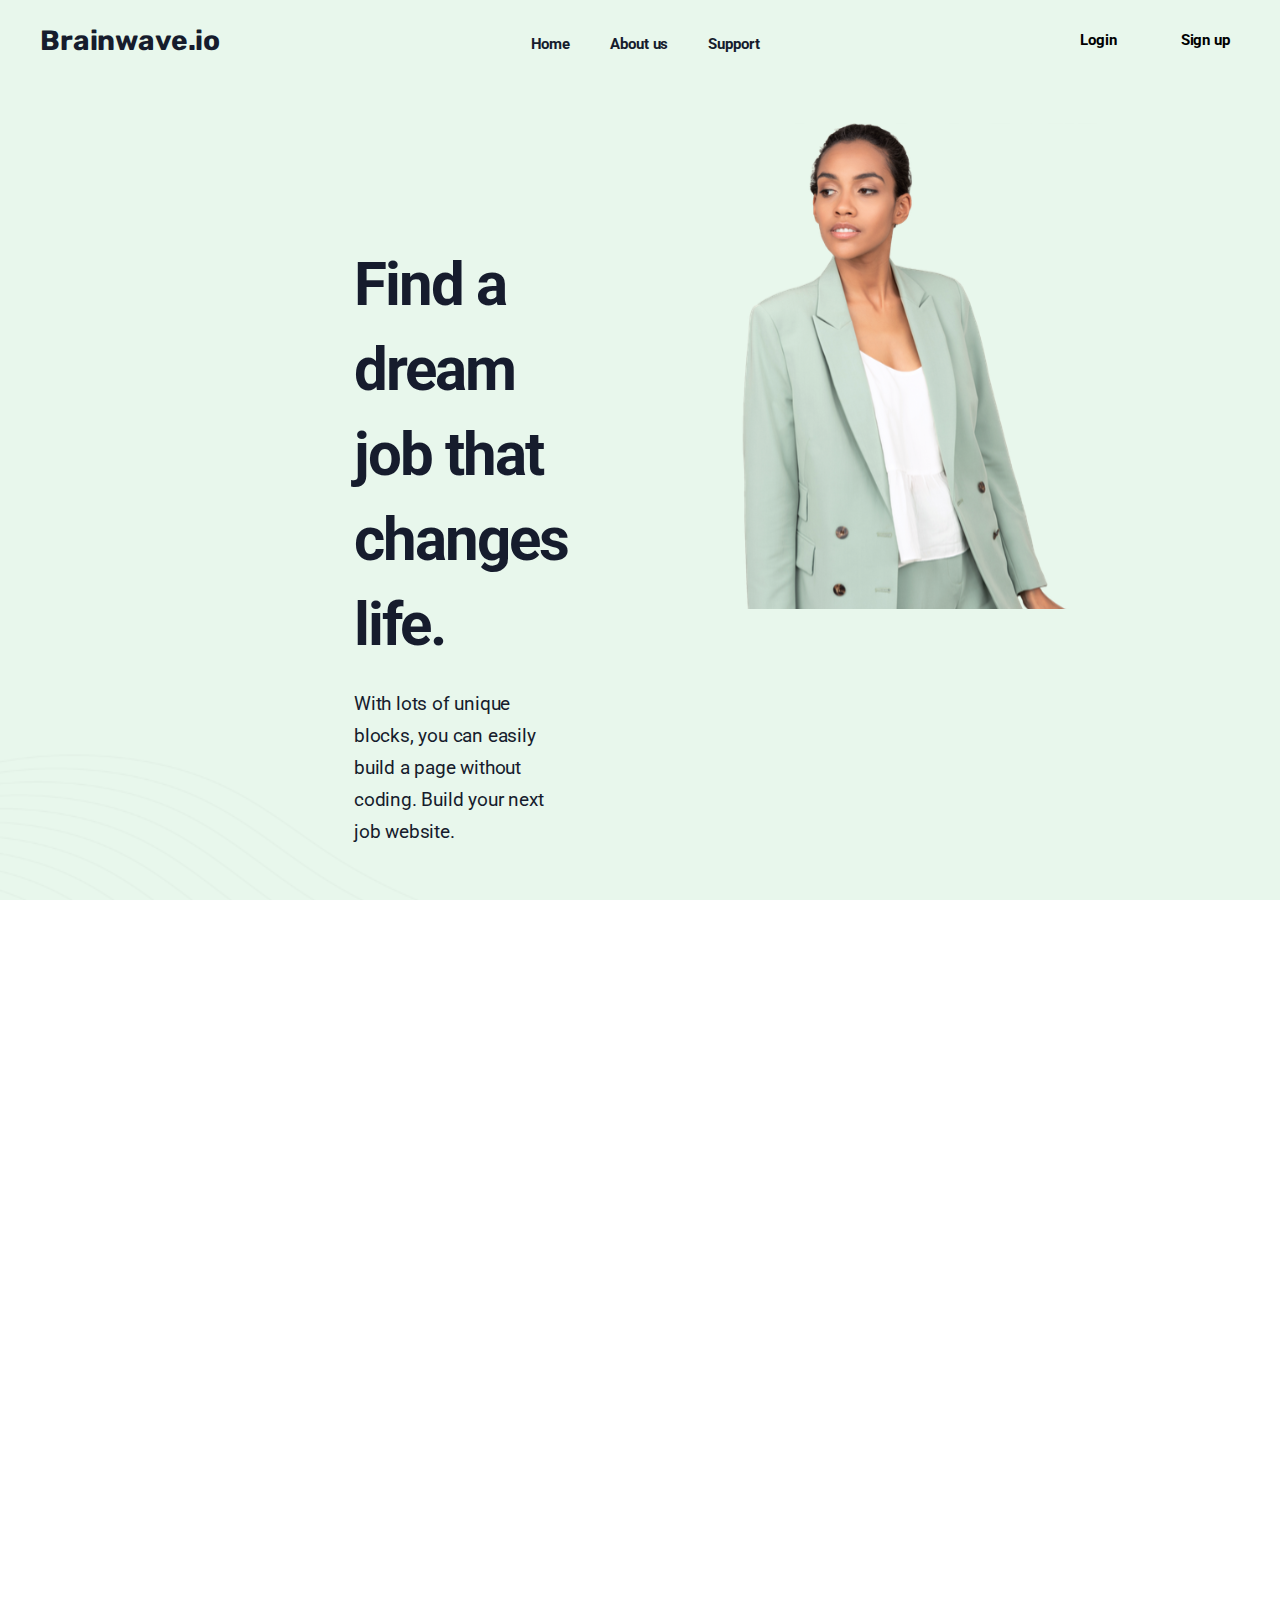
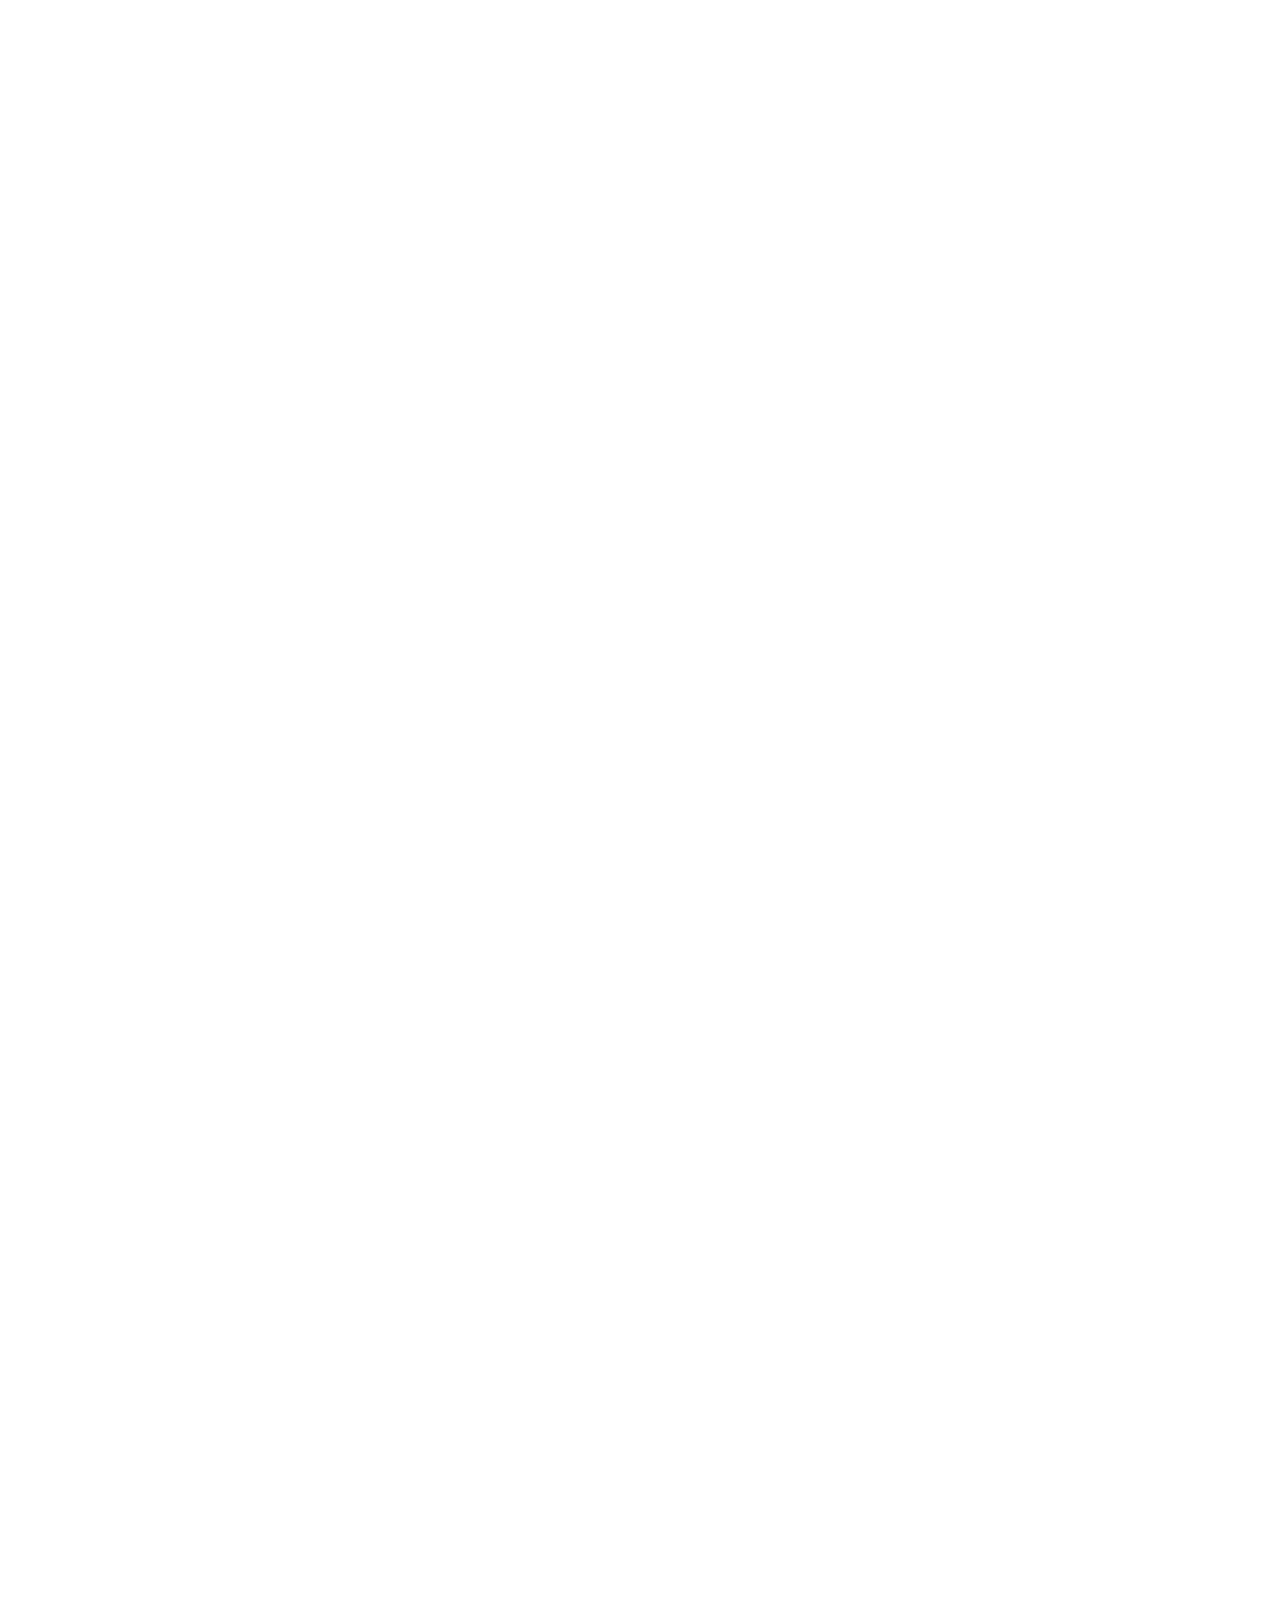
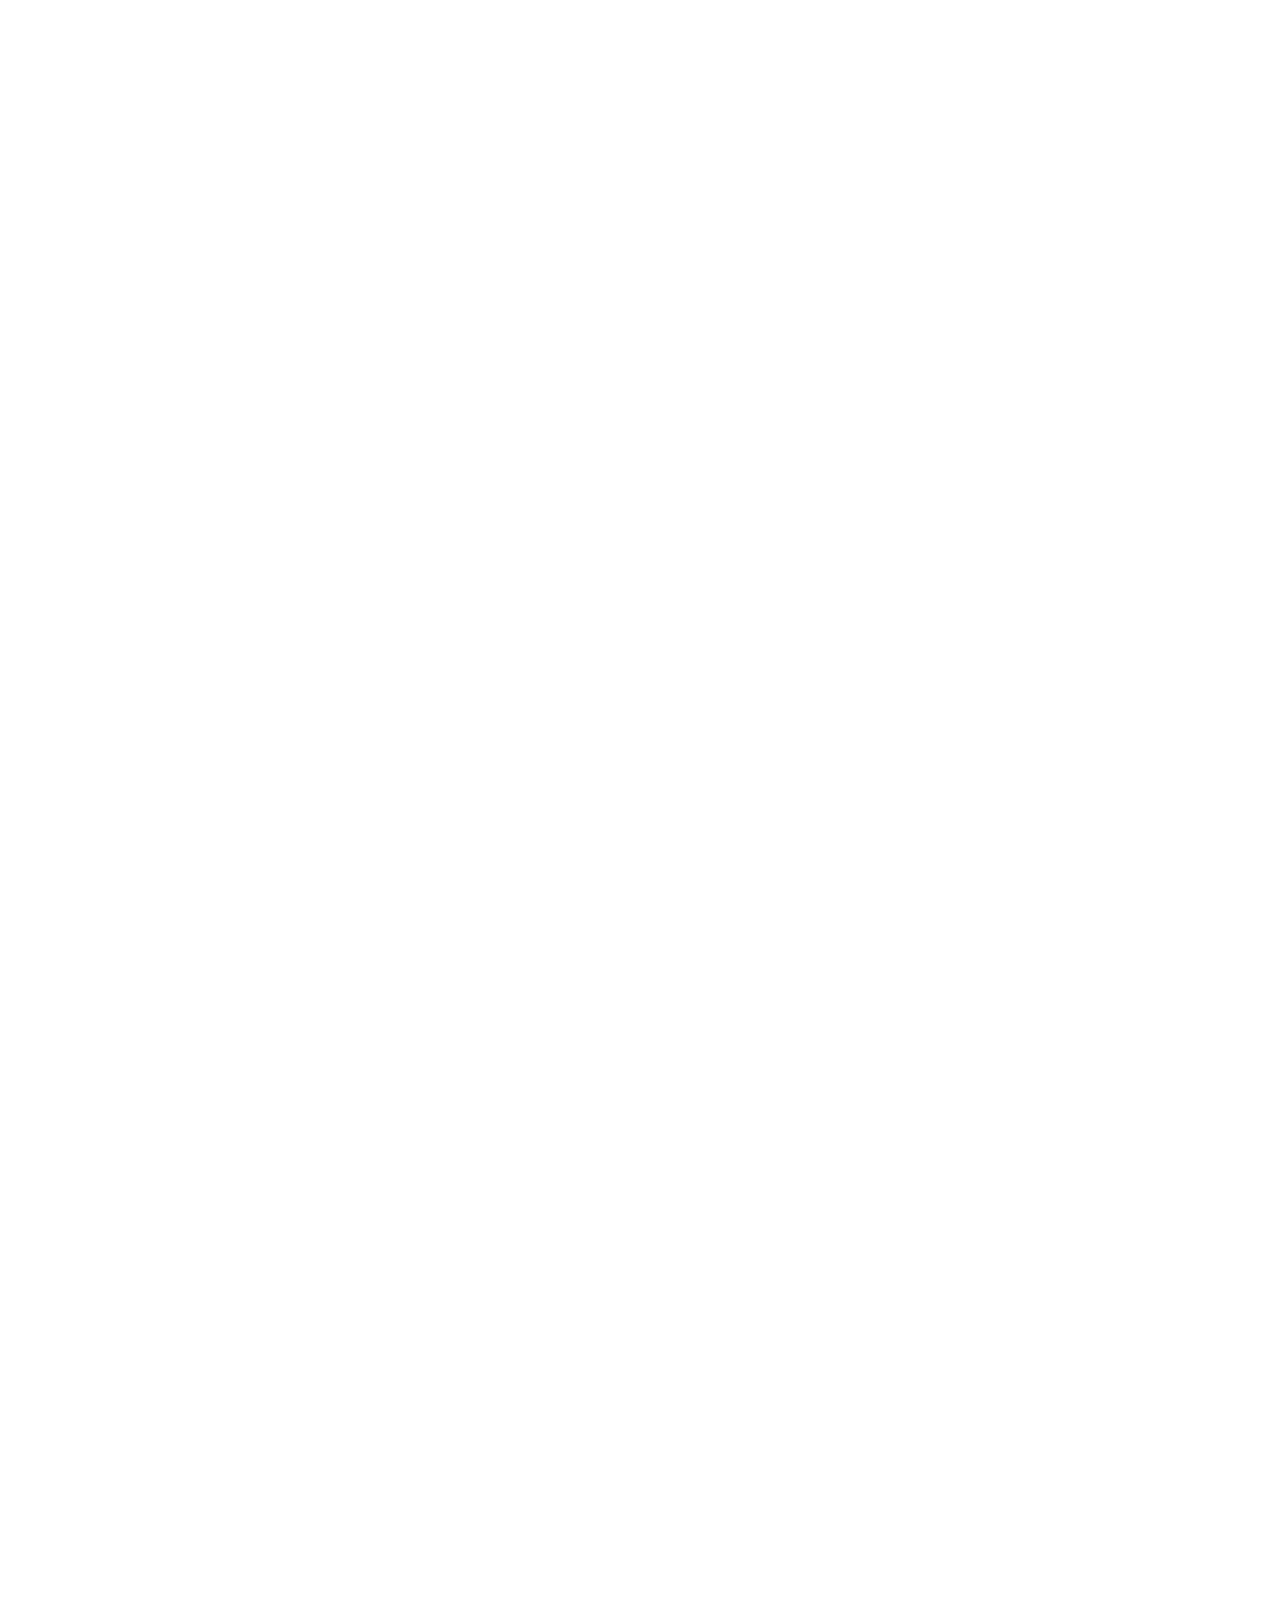
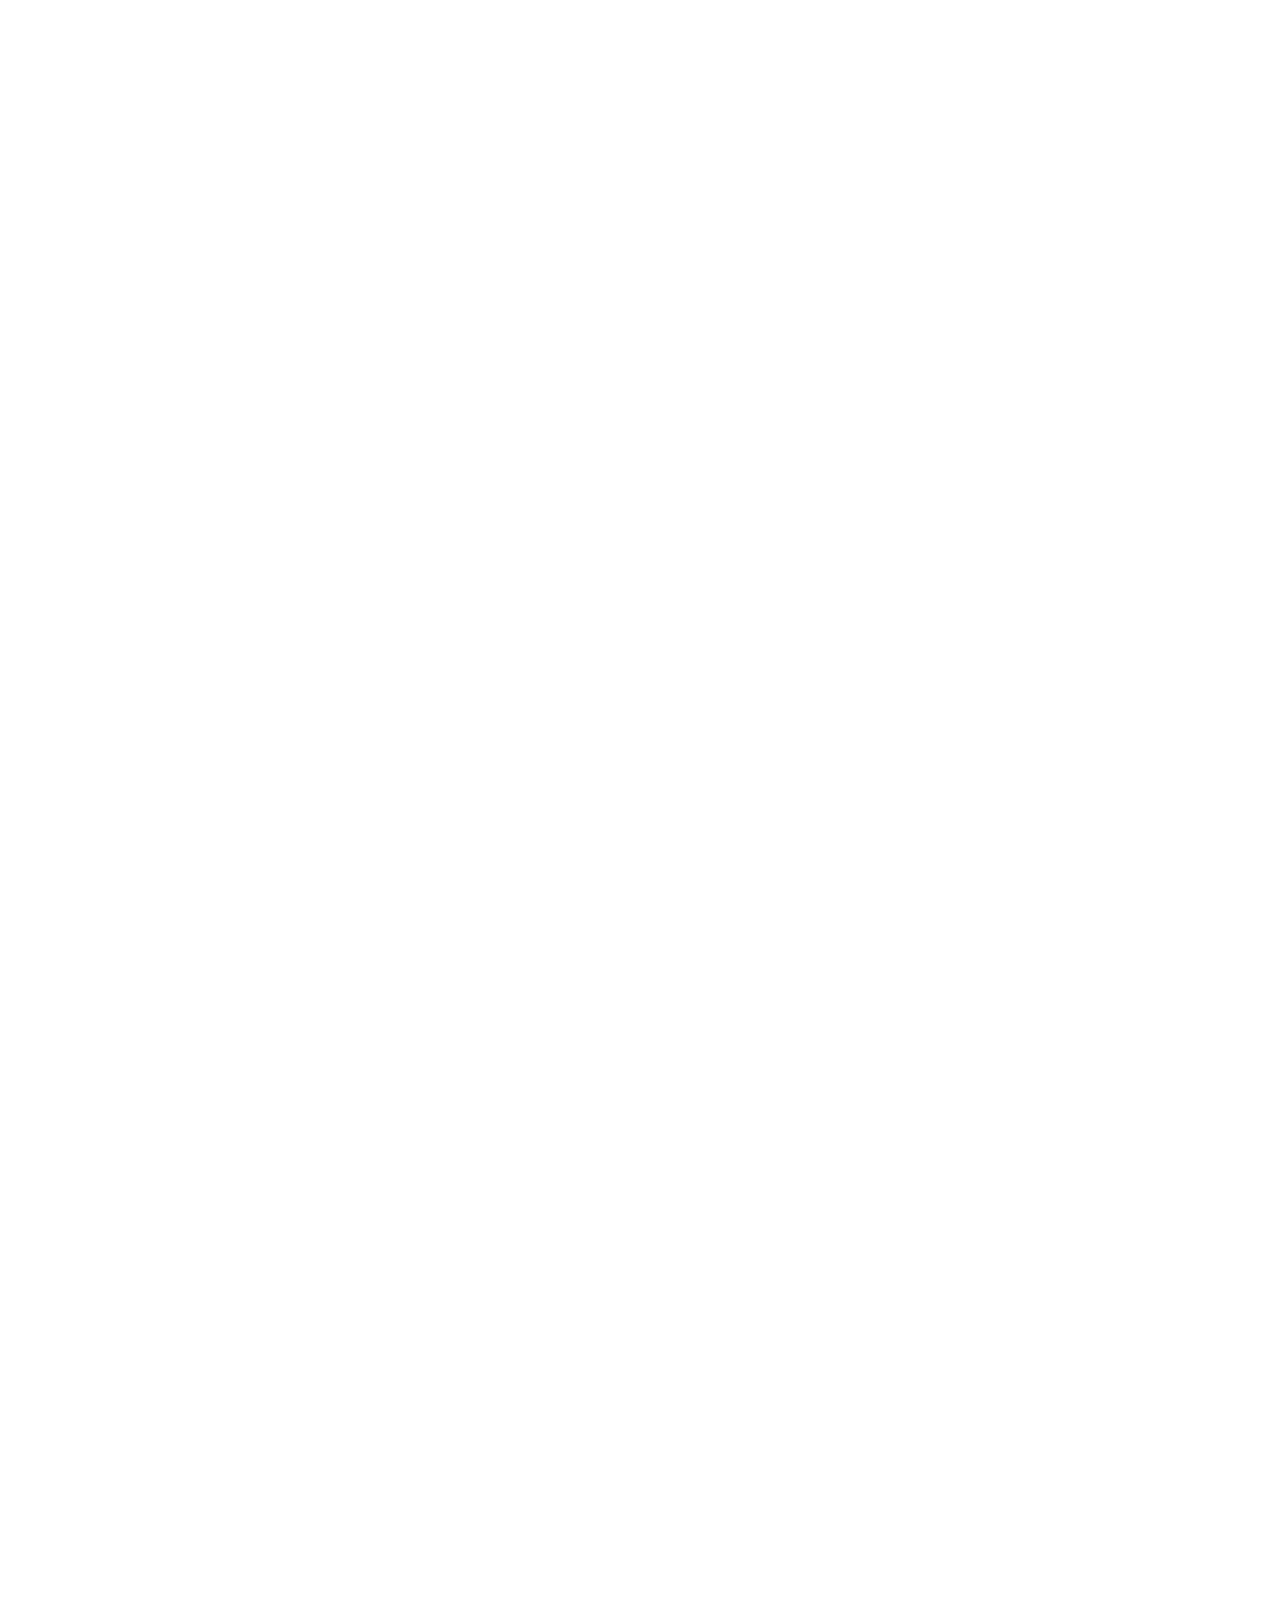
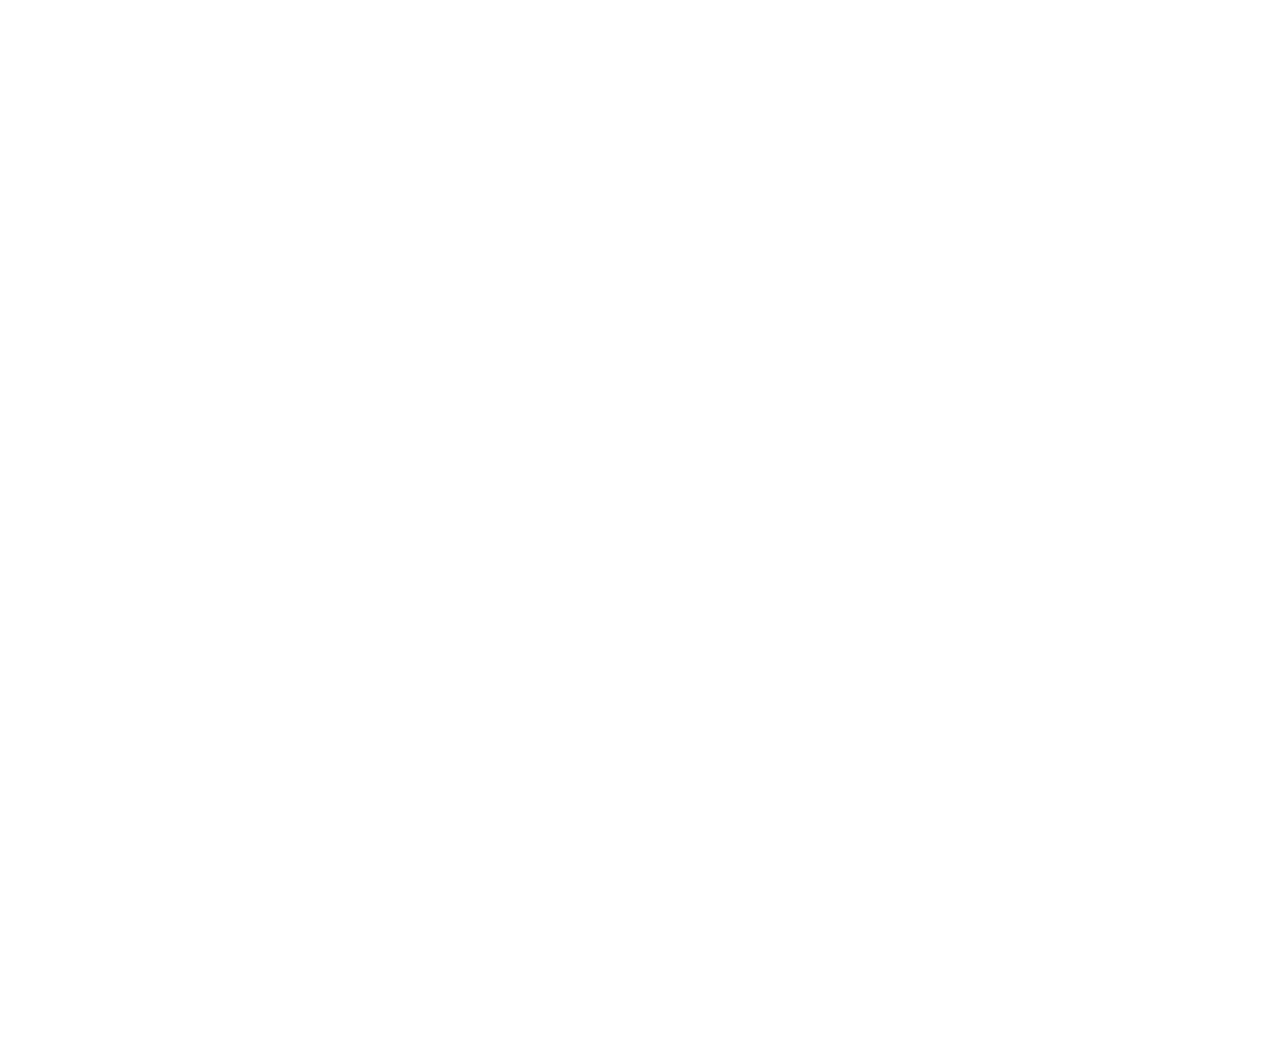
<file: index.html>
<!DOCTYPE html>
<html lang="en">
    <head>
    <meta charset="UTF-8" />
    <meta name="viewport" content="width=device-width, initial-scale=1.0" />
    <title>Brainwave.io</title>
    <link rel="stylesheet" href="./project/assets/styles/global/reset.css" />
    <link href="https://cdn.jsdelivr.net/npm/bootstrap@5.3.8/dist/css/bootstrap.min.css" rel="stylesheet" integrity="sha384-sRIl4kxILFvY47J16cr9ZwB07vP4J8+LH7qKQnuqkuIAvNWLzeN8tE5YBujZqJLB" crossorigin="anonymous">
    <link rel="stylesheet" href="./project/assets/styles/global/global.css" />
    <link rel="stylesheet" href="./project/assets/styles/global/config.css" />
    <link rel="stylesheet" href="./project/assets/pages/home.css" />
    <link rel="stylesheet" href="./project/assets/pages/about-us.css" />
    <link rel="stylesheet" href="./project/assets/pages/support.css" />
    <link rel="stylesheet" href="./project/assets/pages/login.css" />
    <link rel="stylesheet" href="./project/assets/pages/sign-up.css" />
    <link rel="preconnect" href="https://fonts.googleapis.com">
<link rel="preconnect" href="https://fonts.gstatic.com" crossorigin>
<link href="https://fonts.googleapis.com/css2?family=Courier+Prime:ital,wght@0,400;0,700;1,400;1,700&family=Inter:ital,opsz,wght@0,14..32,100..900;1,14..32,100..900&family=Merriweather:ital,opsz,wght@0,18..144,300..900;1,18..144,300..900&family=Rubik:ital,wght@0,300..900;1,300..900&display=swap" rel="stylesheet">
<link rel="preconnect" href="https://fonts.googleapis.com">
<link rel="preconnect" href="https://fonts.gstatic.com" crossorigin>
<link href="https://fonts.googleapis.com/css2?family=Courier+Prime:ital,wght@0,400;0,700;1,400;1,700&family=Inter:ital,opsz,wght@0,14..32,100..900;1,14..32,100..900&family=Merriweather:ital,opsz,wght@0,18..144,300..900;1,18..144,300..900&family=Roboto:ital,wght@0,100..900;1,100..900&display=swap" rel="stylesheet">
  </head>
  <body>

      <!-- HEADER START -->
      <div class="wrapper">
      <header class="headerhome">
        <h1 class="logo_titleh"> <a class="nav-linkh" href="/index.html">Brainwave.io</a></h1>
        <nav class="navbarh">
          <ul class="nav-listh1">
            <li class="nav-itemsh">
              <a class="nav-linkh" href="./index.html">Home</a>
            </li>
            <li class="nav-itemsh">
              <a class="nav-linkh" href="./project/pages/about-us.html"
                >About us</a
              >
            </li>
            <li class="nav-itemsh">
              <a class="nav-linkh" href="./project/pages/support.html"
                >Support</a
              >
            </li>
          </ul>
        </nav>
        <div class="btn_containerh">
          <a class="btn-linkh" href="./project/pages/login.html"
            ><button class="btn_loginh">Login</button></a
          >
          <a class="btn-linkh" href="./project/pages/sign-up.html"
            ><button class="btn_loginh">Sign up</button></a
          >
        </div>
    </header>
      <!-- HEADER END -->

      <!-- HERO START -->
      <main>
        <section class="hero_container">
          <div class="hero_text">
            <h1>Find a dream job that changes life.</h1>
            <p>
              With lots of unique blocks, you can easily build a page without
              coding. Build your next job website.
            </p>
          </div>
          <div class="hero_img">
            <img src="./project/assets/images/women.svg" alt="women" />
          </div>
        </section>
        <!-- HERO END -->

        <!-- SECOND PART STAR -->
        <section class="second">
          <div class="second_text">
            <h2>Big companies are here</h2>
            <p>
              With lots of unique blocks, you can easily build a page without
              coding. Build your next consultancy website within few minutes.
              You have a business to run. Stop worring about cross-browser bugs,
              designing new pages.
            </p>
          </div>
          <div class="logo_top">
            <img
              src="./project/assets/images/yazi/Object.png"
              alt="logo1"
            />
            <img
              src="./project/assets/images/yazi/2ci.png"
              alt="logo2"
            />
            <img
              src="./project/assets/images/yazi/3cu.png"
              alt="logo3"
            />
            <img
              src="./project/assets/images/yazi/4cu.png"
              alt="logo5"
            />
          </div>
          <div class="logo_bottom">
            <img src="./project/assets/images/yazi/5ci.png" alt="log5" />
            <img src="./project/assets/images/yazi/6ci.png" alt="logo6" />
          </div>
        </section>

        <!-- SECOND PART END -->

        <!-- THIRD PART STAR -->
        <section class="third">
          <div class="third_text">
            <h2>Jobs by category</h2>
            <p>
              With lots of unique blocks, you can easily build a page without
              coding.
            </p>
          </div>

          <div class="cardthird_connector">
            <div class="cardthird_top">
              <div class="cardthird-body">
                <h5 class="cardthird-title">Design</h5>
                <p class="cardthird-text">47 Jobs</p>
              </div>

              <div class="cardthird-body">
                <h5 class="cardthird-title">Marketing</h5>
                <p class="cardthird-text">51 Jobs</p>
              </div>

              <div class="cardthird-body">
                <h5 class="cardthird-title">Engineering</h5>
                <p class="cardthird-text">89 Jobs</p>
              </div>
            </div>

            <div class="cardthird_bottom">
              <div class="cardthird-body">
                <h5 class="cardthird-title">Management</h5>
                <p class="cardthird-text">16 Jobs</p>
              </div>

              <div class="cardthird-body">
                <h5 class="cardthird-title">Finance</h5>
                <p class="cardthird-text">23 Jobs</p>
              </div>

              <div class="cardthird-body">
                <h5 class="cardthird-title">Customer Support</h5>
                <p class="cardthird-text">34 Jobs</p>
              </div>
            </div>
          </div>
        </section>
        <!-- THIRD PART END -->

        <!-- JOPS PART START -->
        <section class="jops">
          <div class="jops_text1">
            <h2>Find jobs with 3 easy steps</h2>
            <p>
              With lots of unique blocks, you can easily build a page without
              coding. Build your next landing page.
            </p>
          </div>

          <div class="jops_bottomc">
            <div class="jops_leftis">
              <div class="image_wrapper">
                <img
                class="jops_img"
                src="./project/assets/images/men.svg"
                alt="men"/>
                 <div class="notification">
                        <div class="notification-icon">
                            <img src="./project/assets/icons/bildiris.svg" alt="yasil cevre">
                            <img class="noti_img" src="./project/assets/icons/bildiris1.svg" alt="bildiris iconu">
                        </div>
                        <div class="notification-text">
                            <div class="notification-title">New Invitation!</div>
                            <div class="notification-tex">Interview invitation at Greener</div>
                        </div>
                </div>
              </div>
              <div class="green_img"><img src="./project/assets/images/greenbox.svg" alt=""></div>
            </div>

            <div class="jobs_rightss">
              <div class="jops_text2s">
                  <div class="jops_iconsn">1</div>
                <div class="jops_consc">
                    <h2>Search for a job</h2>
                    <p>With lots of unique blocks, you can easily build a page without coding.</p>
                </div>
              </div>

              <div class="jops_text2s">
                  <div class="jops_iconsn">2</div>
                <div class="jops_consc">
                  <h2>Apply within our website</h2>
                 <p>With lots of unique blocks, you can easily build a page without coding.</p>
                </div>
              </div>

              <div class="jops_text2s">
                  <div class="jops_iconsn">3</div>
                <div class="jops_consc">
                  <h2>Get interview call</h2>
                  <p>With lots of unique blocks, you can easily build a page without coding.</p>
                </div>
              </div>
            </div>
          </div>
        </section>
        <hr class="section-divider">
        <!-- JOPS PART END -->

         <!-- FEATURED START -->
          <section class="featured">
            <div class="featured_top_connector">
              <div class="featured_top">
              <h2>Featured jobs</h2>
              <p>With lots of unique blocks, you can easily build a page without coding.</p>
            </div>
            <div class="featured_top_ox"><img src="./project/assets/images/oxlar.svg" alt="ox"></div>
            </div>
            <div class="featured_bottom_connector">
              <div class="featured_card">
                <h6 class="green_title">Full-time</h6>
                <h3>Senior Software Engineer</h3>
                <p class="featured_card_middle">New York, USA</p>
                <div class="featured_content">
                  <img class="c_img" src="./project/assets/icons/u.svg" alt="u">
                  <p>Dorfus</p>
                </div>
              </div>
              <div class="featured_card">
                <h6 class="darkblue_title">Remote</h6>
                <h3>Product Designer</h3>
                <p class="featured_card_middle">Lake Colby, UK</p>
                <div class="featured_content fc_con">
                  <span><img src="./project/assets/icons/hand.svg" alt="hand"></span>
                  <p>Coworks</p>
                </div>
              </div>
              <div class="featured_card">
                <h6 class="green_title">Full-time</h6>
                <h3>UX Designer</h3>
                <p class="featured_card_middle">California, USA</p>
                  <div class="featured_content fc_con">
                  <span><img src="./project/assets/icons/a.svg" alt="a"></span>
                  <p>Askimat</p>
                </div>
              </div>
              <div class="featured_card">
                <h6 class="red_title">Part-time</h6>
                <h3>Full-stack Web Developer</h3>
                <p class="featured_card_middle">Katlynburgh, Sweden</p>
                <div class="featured_content">
                  <img class="c_img" src="./project/assets/icons/yarpaq.svg" alt="yarpaq">
                  <p>Greener</p>
              </div>
            </div>
          </section>
        <!-- FEATURED END -->

        <!-- NEWSPEOPLE START -->

         <section class="newspeople">
          <div class="newspeople_top">
            <h2>News that helps</h2>
            <p>With lots of unique blocks, you can easily build a page without coding. Build your next landing page.</p>
          </div>

         <div class="card-basliq">
          <div class="card" style="width: 18rem;">
  <img src="./project/assets/images/smilemen.svg" class="card-img-top" alt="...">
  <div class="card-body">
    <h5 class="card-title">Career</h5>
    <p class="card-text">How to win any job you want. Get started with 5 steps.</p>
  </div>
</div>

<div class="card" style="width: 18rem;">
  <img src="./project/assets/images/womencry.svg" class="card-img-top" alt="...">
  <div class="card-body">
    <h5 class="card-title">Lifestyle</h5>
    <p class="card-text c-text">10 ways to reduce your office work depression.</p>
  </div>
</div>

<div class="card" style="width: 18rem;">
  <img src="./project/assets/images/peoples.svg" class="card-img-top" alt="...">
  <div class="card-body">
    <h5 class="card-title">Career</h5>
    <p class="card-text">Why should you work as a team even on small projects.</p>
  </div>
</div>
         </div>
         </section>
         <!-- NEWSPEOPLE END -->

         <!-- MESSAGE START -->
          <section class="message">
            <div>
              <div class="message_img">
              <img src="./project/assets/icons/mesaj.svg" alt="mesaj iconu">
            </div>
            <div class="message_top">
              <h3>Get our latest updates</h3>
              <p>With lots of unique blocks, you can easily build a page without coding. Build your next landing page.</p>
            </div>
           <div class="email_middle">
             <div class="email_qutu">
              <input type="email" id="subscribe-email" name="email" class="email-input" placeholder="Enter your email" autocomplete="email">
              <button class="subscribe-btn">Subscribe</button>
            </div>
           </div>
           <div class="message_bottom">
            <p>We’ll never share your details with third parties.
             View our Privacy Policy for more info.</p>
           </div>
          </div>
          </section>
         <!-- MESSAGE END -->
      </main>
       <!-- FOOTER START -->
        <footer class="footer">
      <div class="footer_left">
        <div class="footer_content">
          <h2 class="footer_log"> <a href="./index.html">Brainwave.io</a></h2>
          <p>
            With lots of unique blocks, you can easily build a page without
            coding. Build your next landing page.
          </p>
        </div>
        <div class="footer_img">
          <a href="https://x.com/thebrainwave1"
            ><img src="./project/assets/icons/twiter.svg" alt="twiter"
          /></a>
          <a href="https://www.facebook.com/charitybrainwave/"
            ><img src="./project/assets/icons/facebook.svg" alt="facebook"
          /></a>
          <a href="https://www.instagram.com/charitybrainwave/"
            ><img src="./project/assets/icons/insta.svg" alt="insta"
          /></a>
          <a href="https://www.linkedin.com/company/brainwave-digital/"
            ><img src="./project/assets/icons/linkedin.svg" alt="linkedin"
          /></a>
        </div>
      </div>

      <div class="footer_connector">
        <div class="footer-column column1">
          <h3 class="ft_title">Company</h3>
          <ul class="footer_list">
            <li>
              <a href="./project/pages/about-us.html">About us</a>
            </li>
            <li>
              <a href="https://brainwave.org.uk/contact-us/">Contact us</a>
            </li>
            <li><a href="https://brainwavecareers.com/">Careers</a></li>
            <li>
              <a
                href="https://us.amazon.com/stores/author/B0C8GKD9B5?ref_=ast_author_cabib"
                >Press</a
              >
            </li>
          </ul>
        </div>

        <div class="footer-column column2">
          <h3 class="ft_title">Product</h3>
          <ul class="footer_list">
            <li>
              <a
                href="https://www.gehealthcare.com/products/advanced-visualization/all-applications/brainwave?srsltid=AfmBOoreLdd50CoAcMmqJaChifaANxVUm-crJlQOU9BGzSy1XN3FxmRr"
                >Features</a
              >
            </li>
            <li><a href="https://brainwave.org.uk/our-fees/">Pricing</a></li>
            <li>
              <a
                href="https://brainwave.org.uk/reports-publications/brainwave-news-summer-2025/"
                >News</a
              >
            </li>
            <li>
              <a
                href="https://slashdot.org/software/help-desk/for-brainwave-grc/"
                >Help desk</a
              >
            </li>
            <li><a href="./project/pages/support.html">Support</a></li>
          </ul>
        </div>

        <div class="footer-column column3">
          <h3 class="ft_title">Services</h3>
          <ul class="footer_list">
            <li>
              <a href="https://www.brainwavesmarketing.com/"
                >Digital Marketing</a
              >
            </li>
            <li>
              <a href="https://brainwavehq.org/content-creation/"
                >Content Writing</a
              >
            </li>
            <li>
              <a
                href="https://brainwavesindia.com/take-your-business-to-the-next-level-with-seo/"
                >SEO for Business</a
              >
            </li>
            <li><a href="https://dribbble.com/tags/brainwave">UI Design</a></li>
          </ul>
        </div>

        <div class="footer-column column4">
          <h3 class="ft_title">Legal</h3>
          <ul class="footer_list">
            <li>
              <a href="https://brainwave.org.uk/privacy-policy/"
                >Privacy Policy</a
              >
            </li>
            <li>
              <a href="https://brainwavescience.com/terms-conditions/"
                >Terms & Conditions</a
              >
            </li>
            <li>
              <a href="https://www.brainwavepc.com/warranty-return-policy"
                >Return Policy</a
              >
            </li>
          </ul>
        </div>
      </div>
    </footer>
      <!-- FOOTER END -->
       </div>
    <script
      src="https://cdn.jsdelivr.net/npm/bootstrap@5.3.8/dist/js/bootstrap.bundle.min.js"
      integrity="sha384-FKyoEForCGlyvwx9Hj09JcYn3nv7wiPVlz7YYwJrWVcXK/BmnVDxM+D2scQbITxI"
      crossorigin="anonymous"
    ></script>
  </body>
</html>

<style>
@media (max-width: 1440px) {
  .footer_left { padding: 40px 20px 40px 40px; }
  .footer_connector { margin: 0 20px; gap: 20px; }
}
</style>
</file>
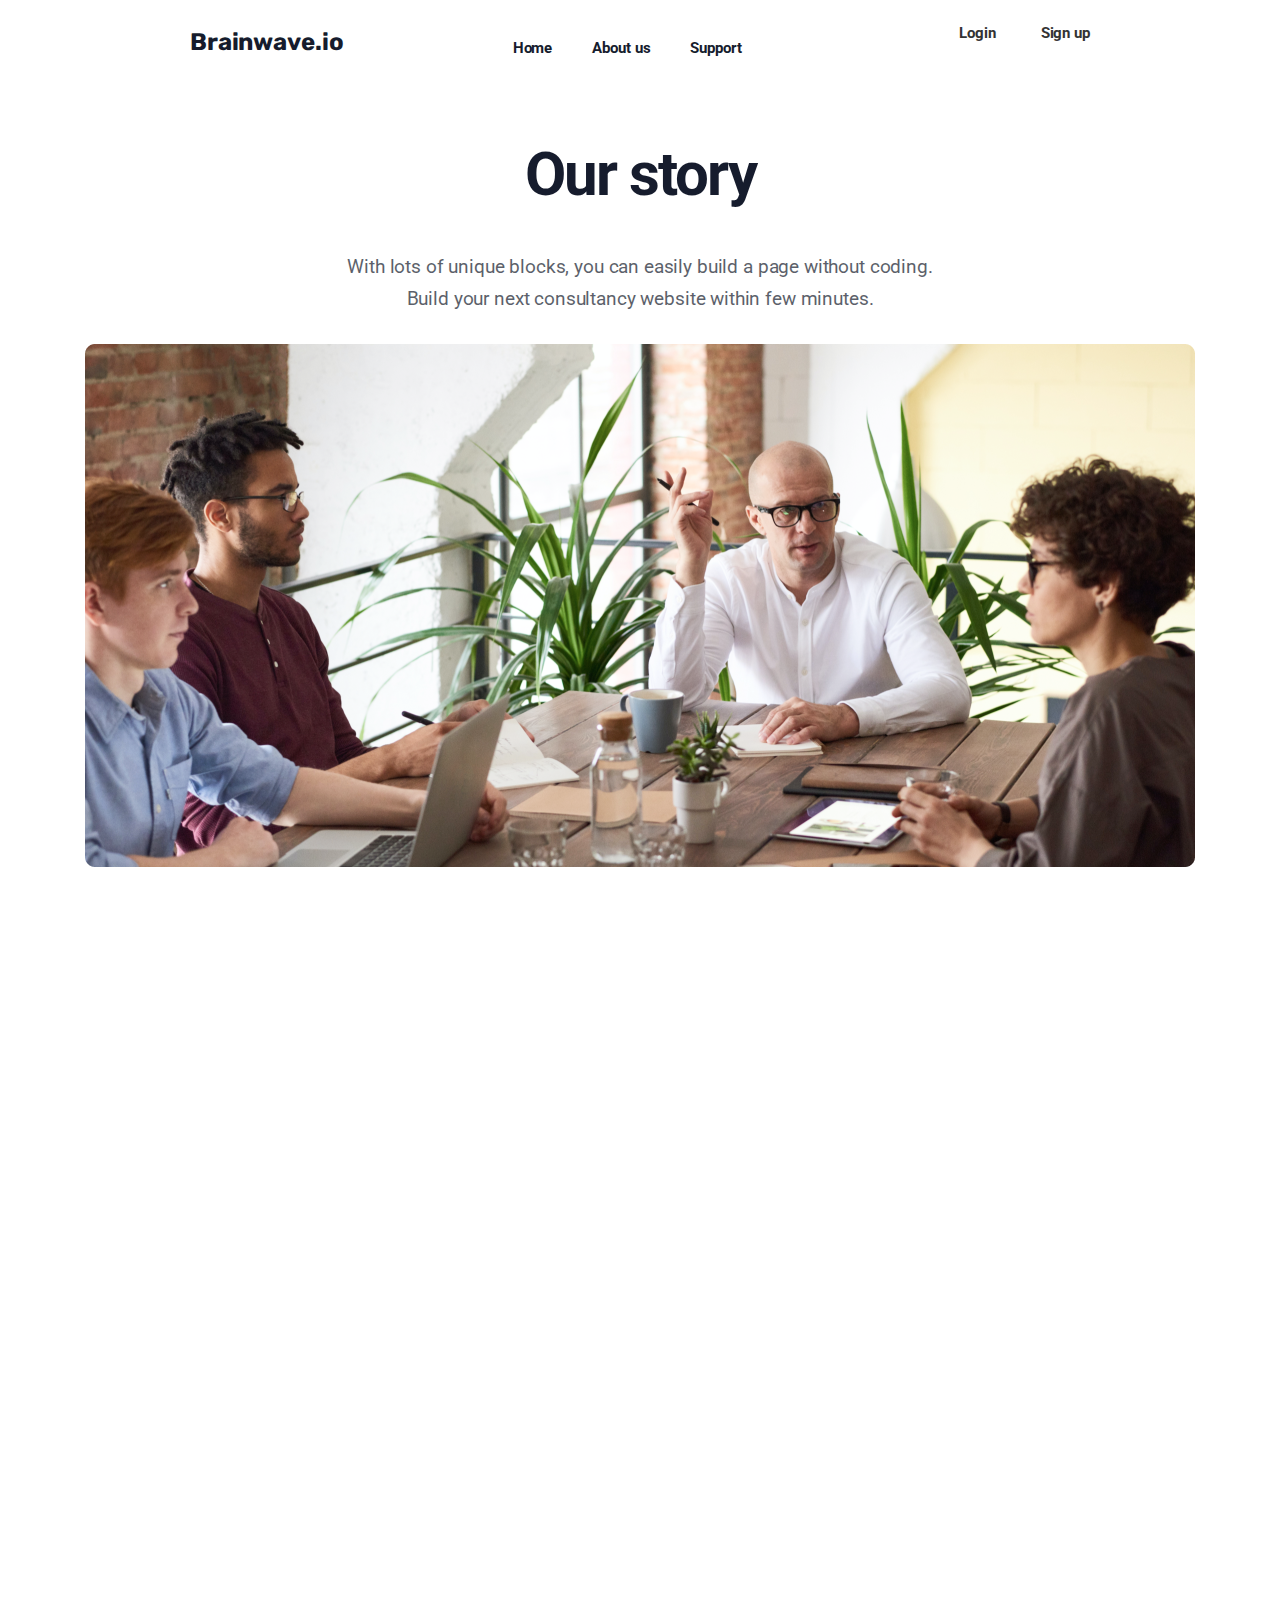
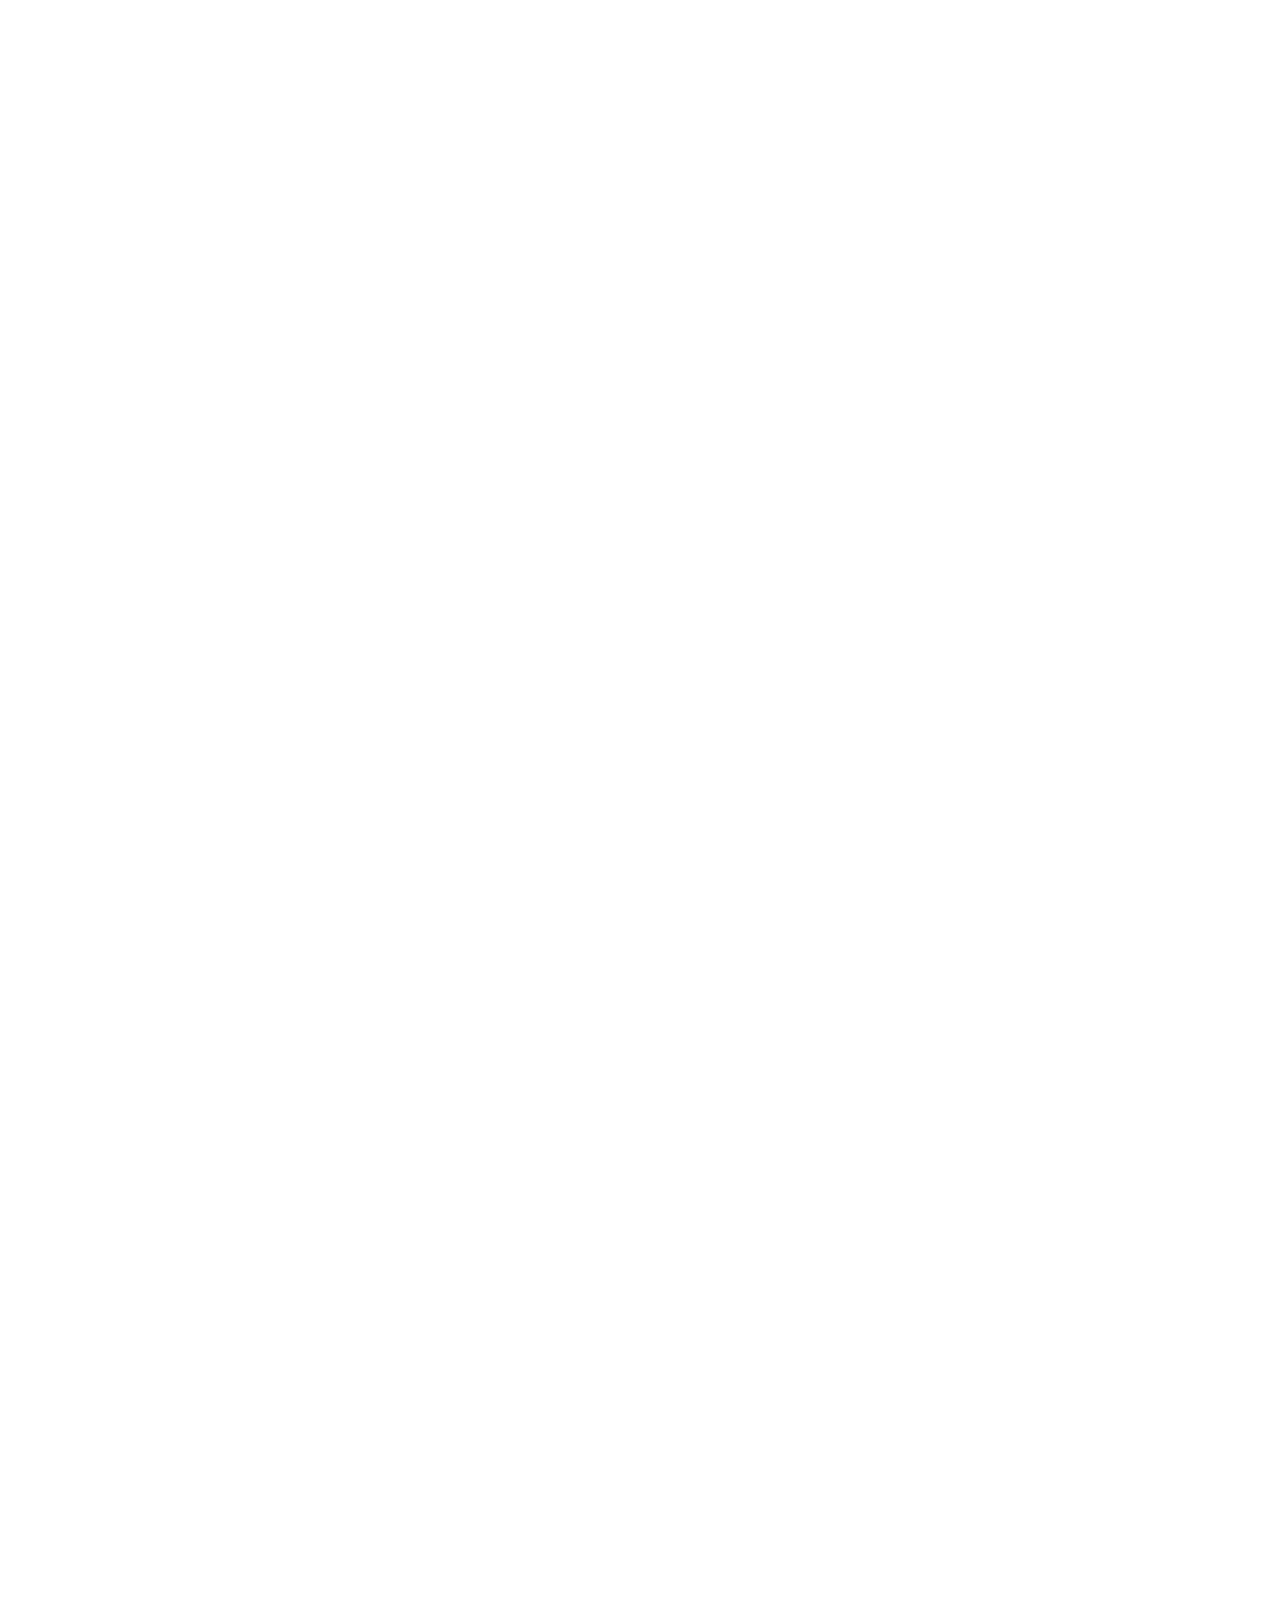
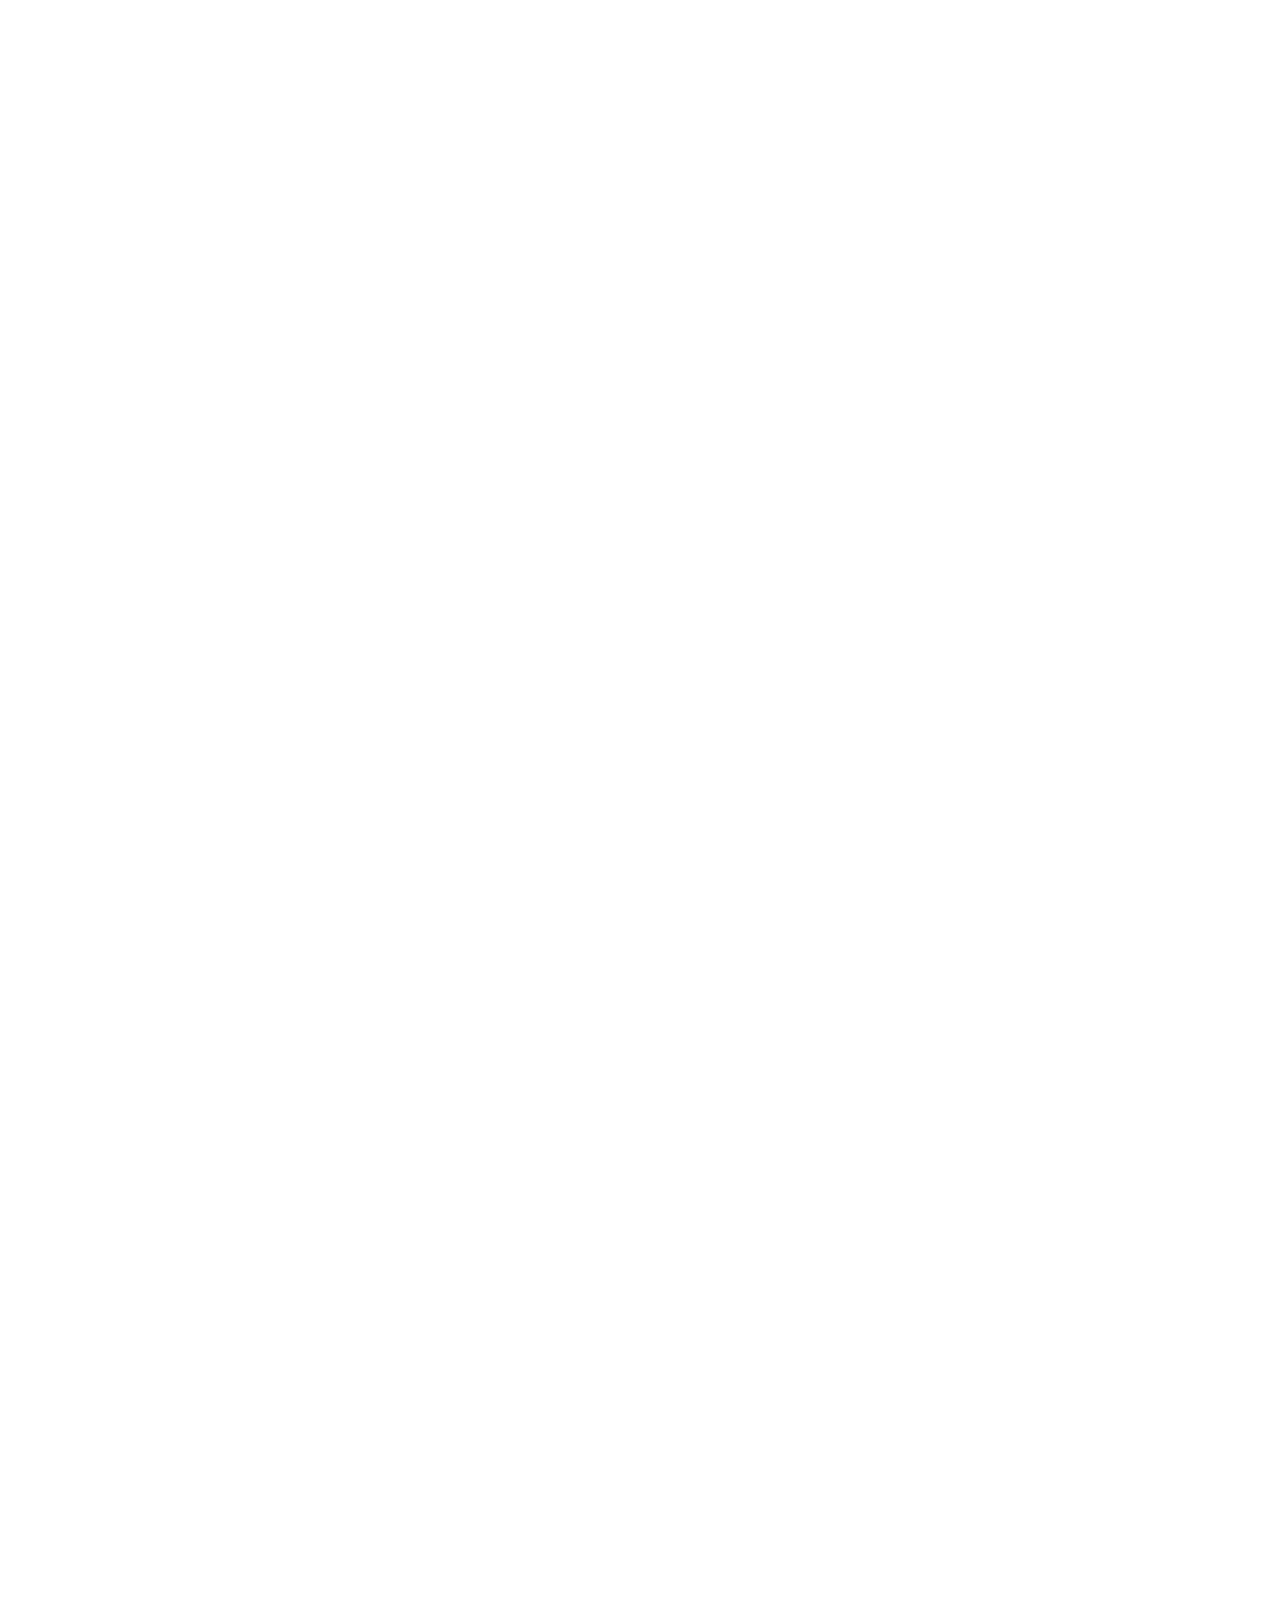
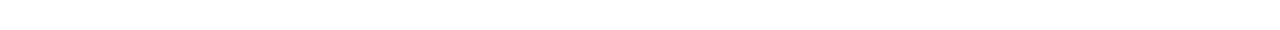
<file: project/pages/about-us.html>
<!DOCTYPE html>
<html lang="en">
  <head>
    <meta charset="UTF-8" />
    <meta name="viewport" content="width=device-width, initial-scale=1.0" />
    <title>About us</title>
    <link
      href="https://fonts.googleapis.com/css2?family=Rubik:ital,wght@0,300..900;1,300..900&display=swap"
      rel="stylesheet" />
    <link
      href="https://fonts.googleapis.com/css2?family=Roboto:ital,wght@0,100..900;1,100..900&display=swap"
      rel="stylesheet" />
    <link
      href="https://cdn.jsdelivr.net/npm/bootstrap@5.3.8/dist/css/bootstrap.min.css"
      rel="stylesheet"
      integrity="sha384-sRIl4kxILFvY47J16cr9ZwB07vP4J8+LH7qKQnuqkuIAvNWLzeN8tE5YBujZqJLB"
      crossorigin="anonymous" />

    <link rel="stylesheet" href="/project/assets/styles/global/reset.css" />
    <link rel="stylesheet" href="/project/assets/styles/global/config.css" />
    <link rel="stylesheet" href="/project/assets/pages/support.css" />
    <link rel="stylesheet" href="/project/assets/pages/home.css" />
    <link rel="stylesheet" href="/project/assets/pages/login.css" />
    <link rel="stylesheet" href="/project/assets/pages/about-us.css" />
    <link rel="stylesheet" href="/project/assets/pages/sign-up.css" />
  </head>
  <body class="body">
    <!-- HEADER -->
    <div class="container">
      <header class="header">
        <div class="menu_title">
          <h1 class="logo_title">
            <a href="/index.html">Brainwave.io</a>
          </h1>
        </div>
        <nav class="navbar">
          <ul class="nav-list">
            <li class="nav-items">
              <a class="nav-link" href="../../index.html">Home</a>
            </li>
            <li class="nav-items">
              <a class="nav-link" href="/project/pages/about-us.html"
                >About us</a
              >
            </li>
            <li class="nav-items">
              <a class="nav-link" href="/project/pages/support.html"
                >Support</a
              >
            </li>
          </ul>
        </nav>
        <div class="btn_container">
          <a class="btn-link btn_login" href="/project/pages/login.html">Login</a>
          <a class="btn-link btn_login" href="/project/pages/sign-up.html">Sign up</a>
        </div>
      </header>
    </div>
    <!-- HEADER END -->

    <!-- MAIN -->
    <div class="main123">
      <div class="about_us_container">
        <h2 class="about_us_title">Our story</h2>
        <p class="about_us_text">
          With lots of unique blocks, you can easily build a page without
          coding. Build your next consultancy website within few minutes.
        </p>
        <img
          class="about_us_image"
          src="/project/assets/images/mans.png"
          alt="About us image" />
      </div>

      <div class="main2">
        <h2 class="main2_title">
          We are here to help the customers to get their success.
        </h2>
        <p class="mainp2_text">
          We share common trends and strategies for improving your rental income
          and making sure you stay in high demand of service.
          <br />
          <br />
          With lots of unique blocks, you can easily build a page without
          coding. Build your next landing page. With lots of unique blocks, you
          can easily build a page without coding any other page.
        </p>
      </div>

      <div class="main3">
        <div class="main3img">
          <img
            class="about_us_image1"
            src="/project/assets/images/IMG.png"
            alt="About us image" />
        </div>
        <div class="main3text">
          <h2 class="main3_title">High skilled coders from worldwide.</h2>
          <p class="main3_paragraph">
            We share common trends and strategies for improving your rental
            income and making sure you stay in high demand of service.
            <br />
            <br />
            With lots of unique blocks, you can easily build a page without
            coding. Build your next landing page. With lots of unique blocks,
            you can easily build a page without coding any other page.
          </p>
        </div>
      </div>
    </div>
    <div class="finisher">
      <div class="main4">
        <h3 class="main4_title">Meet our team</h3>
        <p class="main4_paragraph">
          With lots of unique blocks, you can easily build a page without
          coding. Build your next consultancy website within few minutes.
        </p>
      </div>
      <div class="card1_container">
        <div class="card_decorative_circle">
          <div class="card_image_container">
            <img
              class="card_image"
              src="/project/assets/images/1.png"
              alt="Person 1" />
          </div>
          <div class="card_info">
            <h4 class="card_name">Joe Bridges</h4>
            <p class="card_role">Founder</p>
          </div>
        </div>

        <div class="card_decorative_circle">
          <div class="card_image_container">
            <img
              class="card_image"
              src="/project/assets/images/2.png"
              alt="Person 2" />
          </div>
          <div class="card_info">
            <h4 class="card_name">Jeffrey Walters</h4>
            <p class="card_role">Cheif Executive Officer</p>
          </div>
        </div>

        <div class="card_decorative_circle">
          <div class="card_image_container">
            <img
              class="card_image"
              src="/project/assets/images/3.png"
              alt="Person 1" />
          </div>
          <div class="card_info">
            <h4 class="card_name">Jason Reed</h4>
            <p class="card_role">Chief Technology Officer</p>
          </div>
        </div>

        <div class="card_decorative_circle">
          <div class="card_image_container">
            <img
              class="card_image"
              src="/project/assets/images/4.png"
              alt="Person 1" />
          </div>
          <div class="card_info">
            <h4 class="card_name">Nellie Padilla</h4>
            <p class="card_role">Creative Director</p>
          </div>
        </div>

        <div class="card_decorative_circle">
          <div class="card_image_container">
            <img
              class="card_image"
              src="/project/assets/images/5.png"
              alt="Person 1" />
          </div>
          <div class="card_info">
            <h4 class="card_name">Dean Bell</h4>
            <p class="card_role">Lead Programmer</p>
          </div>
        </div>

        <div class="card_decorative_circle">
          <div class="card_image_container">
            <img
              class="card_image"
              src="/project/assets/images/6.png"
              alt="Person 1" />
          </div>
          <div class="card_info">
            <h4 class="card_name">Lena Hanson</h4>
            <p class="card_role">Digital Marketer</p>
          </div>
        </div>

        <div class="card_decorative_circle">
          <div class="card_image_container">
            <img
              class="card_image"
              src="/project/assets/images/7.png"
              alt="Person 1" />
          </div>
          <div class="card_info">
            <h4 class="card_name">Isaiah Griffin</h4>
            <p class="card_role">UX Designer</p>
          </div>
        </div>
      </div>
    </div>
    </div>
    <!-- MAIN END -->
    <!-- FOOTER START -->
    <footer class="footer">
      <div class="footer_left">
        <div class="footer_content">
          <h2>Brainwave.io</h2>
          <p>
            With lots of unique blocks, you can easily build a page without
            coding. Build your next landing page.
          </p>
        </div>
        <div class="footer_img">
          <a href="https://x.com/thebrainwave1"
            ><img src="/project/assets/icons/twiter.svg" alt="twiter"
          /></a>
          <a href="https://www.facebook.com/charitybrainwave/">
            <img src="/project/assets/icons/facebook.svg" alt="facebook" />
          </a>
          <a href="https://www.instagram.com/charitybrainwave/">
            <img src="/project/assets/icons/insta.svg" alt="insta" />
          </a>
          <a href="https://www.linkedin.com/company/brainwave-digital/">
            <img src="/project/assets/icons/linkedin.svg" alt="linkedin" />
          </a>
        </div>
      </div>

      <div class="footer_connector">
        <div class="footer-column column1">
          <h3 class="ft_title">Company</h3>
          <ul class="footer_list">
            <li>
              <a href="../pages/about-us.html">About us</a>
            </li>
            <li>
              <a href="https://brainwave.org.uk/contact-us/">Contact us</a>
            </li>
            <li><a href="https://brainwavecareers.com/">Careers</a></li>
            <li>
              <a
                href="https://us.amazon.com/stores/author/B0C8GKD9B5?ref_=ast_author_cabib"
                >Press</a
              >
            </li>
          </ul>
        </div>

        <div class="footer-column column2">
          <h3 class="ft_title">Product</h3>
          <ul class="footer_list">
            <li>
              <a
                href="https://www.gehealthcare.com/products/advanced-visualization/all-applications/brainwave?srsltid=AfmBOoreLdd50CoAcMmqJaChifaANxVUm-crJlQOU9BGzSy1XN3FxmRr"
                >Features</a
              >
            </li>
            <li><a href="https://brainwave.org.uk/our-fees/">Pricing</a></li>
            <li>
              <a
                href="https://brainwave.org.uk/reports-publications/brainwave-news-summer-2025/"
                >News</a
              >
            </li>
            <li>
              <a
                href="https://slashdot.org/software/help-desk/for-brainwave-grc/"
                >Help desk</a
              >
            </li>
            <li><a href="../../project/pages/support.html">Support</a></li>
          </ul>
        </div>

        <div class="footer-column column3">
          <h3 class="ft_title">Services</h3>
          <ul class="footer_list">
            <li>
              <a href="https://www.brainwavesmarketing.com/"
                >Digital Marketing</a
              >
            </li>
            <li>
              <a href="https://brainwavehq.org/content-creation/"
                >Content Writing</a
              >
            </li>
            <li>
              <a
                href="https://brainwavesindia.com/take-your-business-to-the-next-level-with-seo/"
                >SEO for Business</a
              >
            </li>
            <li><a href="https://dribbble.com/tags/brainwave">UI Design</a></li>
          </ul>
        </div>

        <div class="footer-column column4">
          <h3 class="ft_title">Legal</h3>
          <ul class="footer_list">
            <li>
              <a href="https://brainwave.org.uk/privacy-policy/"
                >Privacy Policy</a
              >
            </li>
            <li>
              <a href="https://brainwavescience.com/terms-conditions/"
                >Terms & Conditions</a
              >
            </li>
            <li>
              <a href="https://www.brainwavepc.com/warranty-return-policy"
                >Return Policy</a
              >
            </li>
          </ul>
        </div>
      </div>
    </footer>
    <!-- FOOTER END -->
  </body>
</html>
</file>
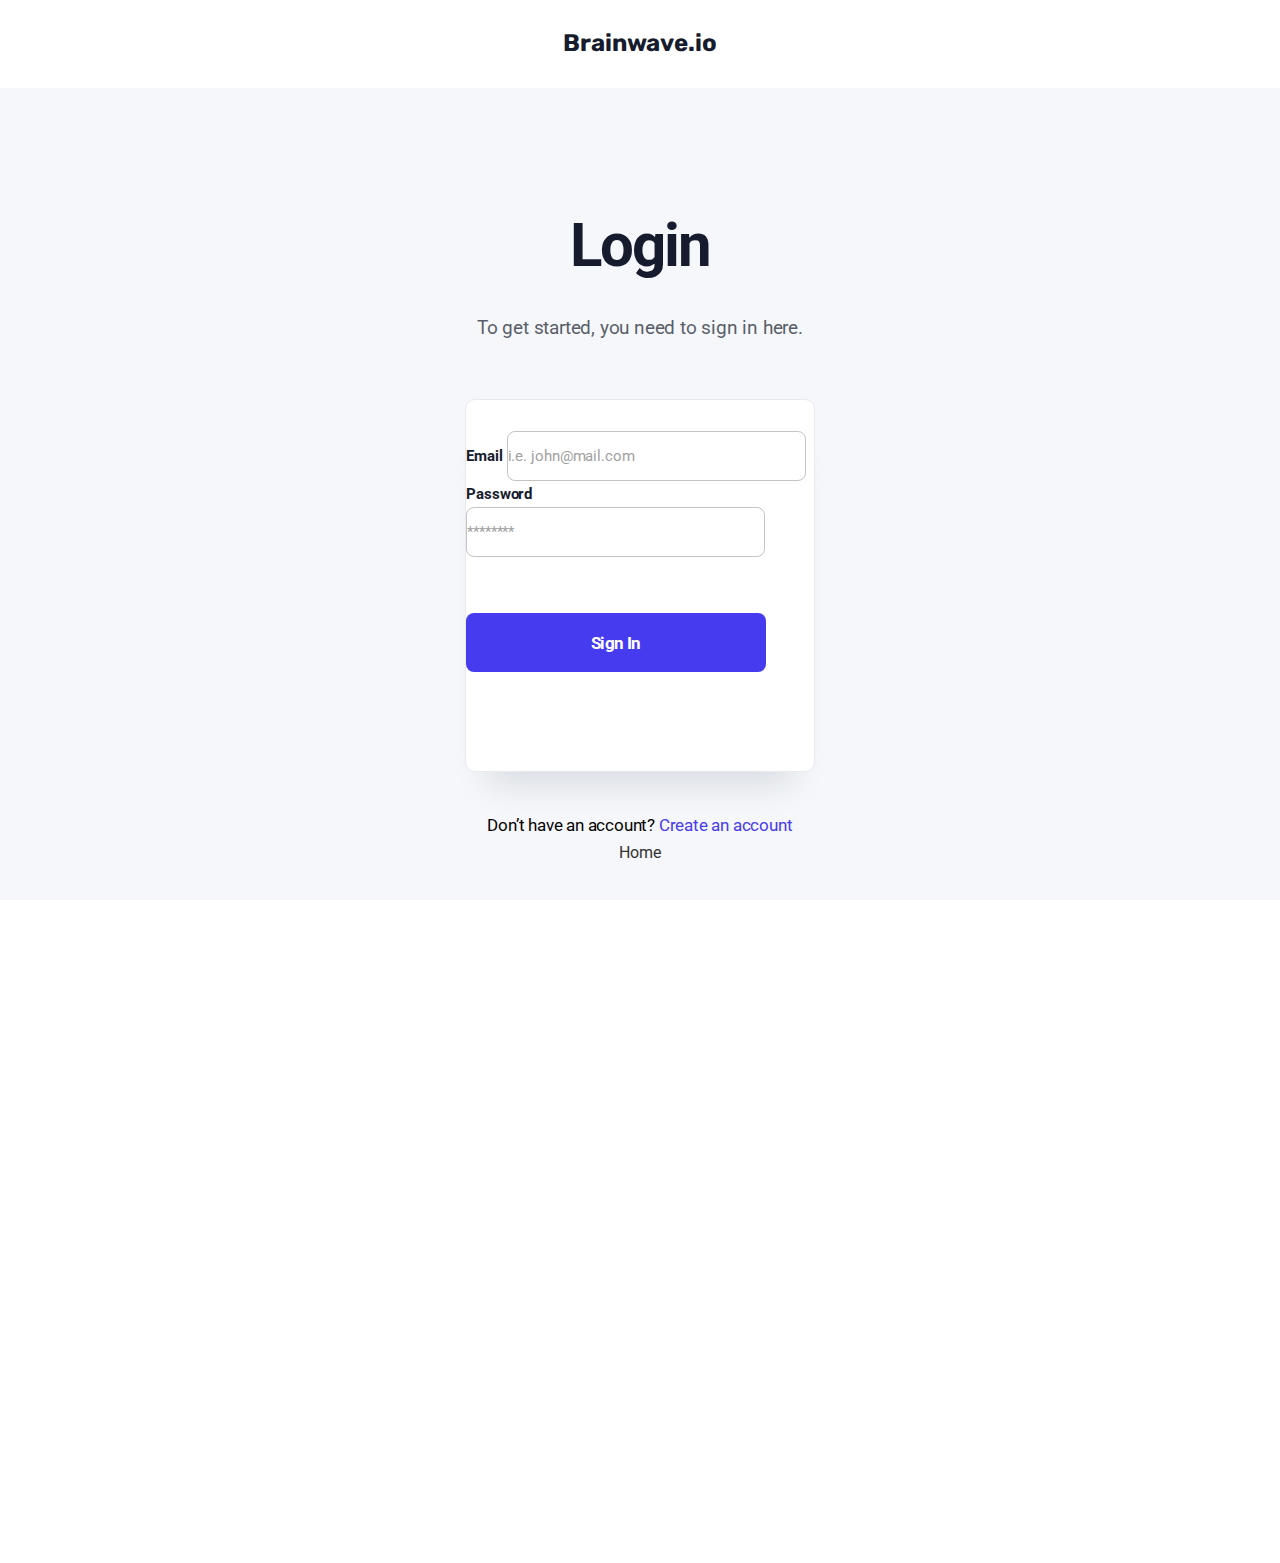
<file: project/pages/login.html>
<!DOCTYPE html>
<html lang="en">
  <head>
    <meta charset="UTF-8" />
    <meta name="viewport" content="width=device-width, initial-scale=1.0" />
    <title>Login</title>
    <link rel="preconnect" href="https://fonts.googleapis.com" />
    <link rel="preconnect" href="https://fonts.gstatic.com" crossorigin />
    <link
      href="https://fonts.googleapis.com/css2?family=Rubik:ital,wght@0,300..900;1,300..900&display=swap"
      rel="stylesheet" />
    <link rel="stylesheet" href="/project/assets/styles/global/reset.css" />
    <link rel="stylesheet" href="/project/assets/pages/login.css" />
    <link
      href="https://cdn.jsdelivr.net/npm/bootstrap@5.3.8/dist/css/bootstrap.min.css"
      rel="stylesheet"
      integrity="sha384-sRIl4kxILFvY47J16cr9ZwB07vP4J8+LH7qKQnuqkuIAvNWLzeN8tE5YBujZqJLB"
      crossorigin="anonymous" />
    <link rel="preconnect" href="https://fonts.googleapis.com" />
    <link rel="preconnect" href="https://fonts.gstatic.com" crossorigin />
    <link
      href="https://fonts.googleapis.com/css2?family=Roboto:ital,wght@0,100..900;1,100..900&display=swap"
      rel="stylesheet" />
  </head>

  <body>
    <!-- HEADER START -->
    <header class="header">
      <h1 class="logo_title"><a href="../../index.html">Brainwave.io</a></h1>
    </header>
    <!-- HEADER END -->

    <!-- MAIN START -->
    <main class="main">
      <section class="section1">
        <h2 class="login-title">Login</h2>
        <p class="login-subtitle">To get started, you need to sign in here.</p>
      </section>
      <section class="section2">
        <form class="login-form">
          <div class="mb-3">
            <label for="email" class="form-label">Email</label>
            <input
              type="email"
              class="form-control"
              id="email"
              name="email"
              placeholder="i.e. john@mail.com"
              autocomplete="email" />
          </div>
          <div class="mb-3">
            <label for="password" class="form-label">Password</label>
            <input
              type="password"
              class="form-control"
              id="password"
              placeholder="********" />
          </div>
          <div class="button1">
            <button type="submit" class="btn btn-primary login-button">
              Sign In
            </button>
          </div>
        </form>
      </section>

      <p class="signup-link">
        Don’t have an account?
        <a href="/project/pages/sign-up.html" class="link-primary"
          >Create an account</a
        >
      </p>
      <p>
        <a href="/project/index.html">Home</a>
      </p>
    </main>

    <div class="line"></div>
    <!-- MAIN END -->

    <!-- FOOTER START -->
    <footer class="footer">
      <div class="footer_left">
        <div class="footer_content">
          <h2>Brainwave.io</h2>
          <p>
            With lots of unique blocks, you can easily build a page without
            coding. Build your next landing page.
          </p>
        </div>
        <div class="footer_img">
          <a href="https://x.com/thebrainwave1"
            ><img src="../assets/icons/twiter.svg" alt="twiter"
          /></a>
          <a href="https://www.facebook.com/charitybrainwave/"
            ><img src="../assets/icons/facebook.svg" alt="facebook"
          /></a>
          <a href="https://www.instagram.com/charitybrainwave/"
            ><img src="../assets/icons/insta.svg" alt="insta"
          /></a>
          <a href="https://www.linkedin.com/company/brainwave-digital/"
            ><img src="../assets/icons/linkedin.svg" alt="linkedin"
          /></a>
        </div>
      </div>

      <div class="footer_connector">
        <div class="footer-column column1">
          <h3 class="ft_title">Company</h3>
          <ul class="footer_list">
            <li>
              <a href="../pages/about-us.html">About us</a>
            </li>
            <li>
              <a href="https://brainwave.org.uk/contact-us/">Contact us</a>
            </li>
            <li><a href="https://brainwavecareers.com/">Careers</a></li>
            <li>
              <a
                href="https://us.amazon.com/stores/author/B0C8GKD9B5?ref_=ast_author_cabib"
                >Press</a
              >
            </li>
          </ul>
        </div>

        <div class="footer-column column2">
          <h3 class="ft_title">Product</h3>
          <ul class="footer_list">
            <li>
              <a
                href="https://www.gehealthcare.com/products/advanced-visualization/all-applications/brainwave?srsltid=AfmBOoreLdd50CoAcMmqJaChifaANxVUm-crJlQOU9BGzSy1XN3FxmRr"
                >Features</a
              >
            </li>
            <li><a href="https://brainwave.org.uk/our-fees/">Pricing</a></li>
            <li>
              <a
                href="https://brainwave.org.uk/reports-publications/brainwave-news-summer-2025/"
                >News</a
              >
            </li>
            <li>
              <a
                href="https://slashdot.org/software/help-desk/for-brainwave-grc/"
                >Help desk</a
              >
            </li>
            <li><a href="../../project/pages/support.html">Support</a></li>
          </ul>
        </div>

        <div class="footer-column column3">
          <h3 class="ft_title">Services</h3>
          <ul class="footer_list">
            <li>
              <a href="https://www.brainwavesmarketing.com/"
                >Digital Marketing</a
              >
            </li>
            <li>
              <a href="https://brainwavehq.org/content-creation/"
                >Content Writing</a
              >
            </li>
            <li>
              <a
                href="https://brainwavesindia.com/take-your-business-to-the-next-level-with-seo/"
                >SEO for Business</a
              >
            </li>
            <li><a href="https://dribbble.com/tags/brainwave">UI Design</a></li>
          </ul>
        </div>

        <div class="footer-column column4">
          <h3 class="ft_title">Legal</h3>
          <ul class="footer_list">
            <li>
              <a href="https://brainwave.org.uk/privacy-policy/"
                >Privacy Policy</a
              >
            </li>
            <li>
              <a href="https://brainwavescience.com/terms-conditions/"
                >Terms & Conditions</a
              >
            </li>
            <li>
              <a href="https://www.brainwavepc.com/warranty-return-policy"
                >Return Policy</a
              >
            </li>
          </ul>
        </div>
      </div>
    </footer>
    <!-- FOOTER END -->
  </body>
  <script
    src="https://cdn.jsdelivr.net/npm/bootstrap@5.3.8/dist/js/bootstrap.bundle.min.js"
    integrity="sha384-FKyoEForCGlyvwx9Hj09JcYn3nv7wiPVlz7YYwJrWVcXK/BmnVDxM+D2scQbITxI"
    crossorigin="anonymous"></script>
</html>
</file>
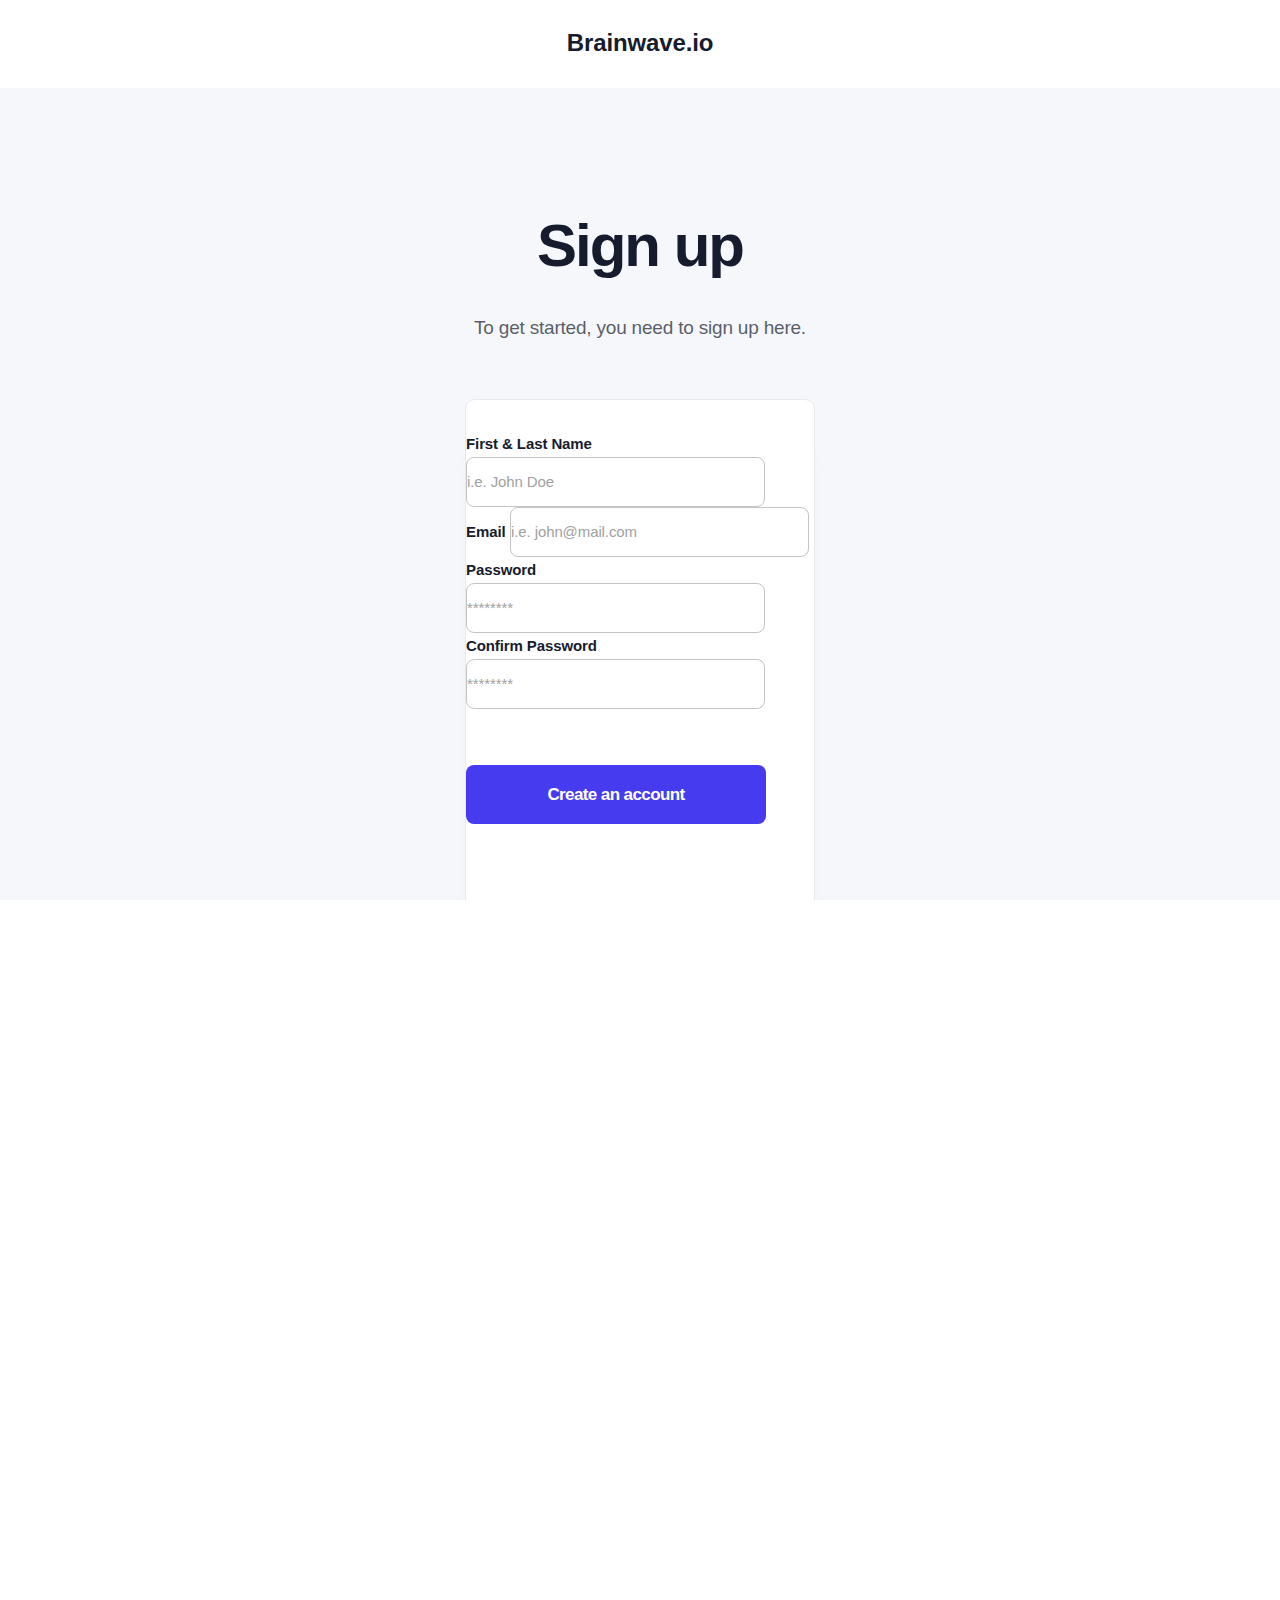
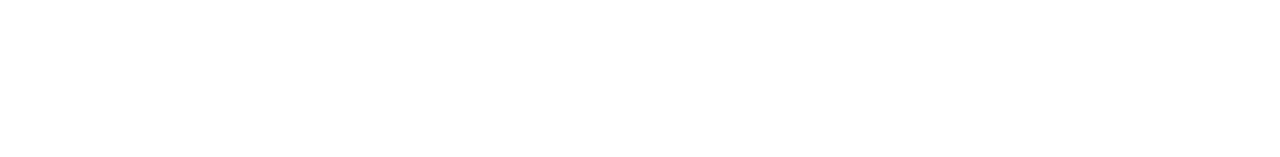
<file: project/pages/sign-up.html>
<!DOCTYPE html>
<html lang="en">
<head>
    <meta charset="UTF-8">
    <meta name="viewport" content="width=device-width, initial-scale=1.0">
    <title>Document</title>
    <link rel="stylesheet" href="/project/assets/styles/global/reset.css" />
    <link rel="stylesheet" href="/project/assets/styles/global/config.css">
    <link rel="stylesheet" href="/project/assets/pages/sign-up.css" />
    <link
      href="https://cdn.jsdelivr.net/npm/bootstrap@5.3.8/dist/css/bootstrap.min.css"
      rel="stylesheet"
      integrity="sha384-sRIl4kxILFvY47J16cr9ZwB07vP4J8+LH7qKQnuqkuIAvNWLzeN8tE5YBujZqJLB"
      crossorigin="anonymous" />
    <style>
      html, body {
        max-width: 100vw;
        overflow-x: hidden;
      }

      .ft_title {
        /* ... */
        opacity: 0.65;  /* Doğru */
      }

      @media (max-width: 1440px) {
        .footer_left { padding: 40px 20px 40px 40px; }
        .footer_connector { margin: 0 20px; gap: 20px; }
      }

      img, .footer_img img {
        max-width: 100%;
        height: auto;
        display: block;
      }
    </style>
</head>
<body>
    <!-- HEADER START -->
     <header class="header">
      <h1 class="logo_title"> <a href="../../index.html">Brainwave.io</a></h1>
    </header>
    <!-- HEADER END -->

    <!-- MAIN START -->
    <main class="main">
      <section class="section1">
        <h2 class="login-title">Sign up</h2>
        <p class="login-subtitle">To get started, you need to sign up here.</p>
      </section>
      <section class="section2">
        <form class="login-form">
            <div class="mb-3">
                <label for="fullname" class="form-label">First & Last Name</label>
                <input type="text" class="form-control" id="fullname" name="fullname" placeholder="i.e. John Doe">
            </div>
          <div class="mb-3">
            <label for="email" class="form-label">Email</label>
            <input
              type="email"
              class="form-control"
              id="email"
              name="email"
              placeholder="i.e. john@mail.com"
              autocomplete="email" />
          </div>
          <div class="mb-3">
            <label for="password" class="form-label">Password</label>
            <input
              type="password"
              class="form-control"
              id="password"
              name="password"
              placeholder="********" />
          </div>
          <div class="mb-3">
            <label for="confirm-password" class="form-label">Confirm Password</label>
            <input
              type="password"
              class="form-control"
              id="confirm-password"
              name="confirm-password"
              placeholder="********" />
          </div>
          <div class="button1">
            <button type="submit" class="btn btn-primary login-button">
             Create an account
            </button>
          </div>
        </form>
      </section>

      <p class="signup-link">
        Already have an account?
        <a href="sign-up.html" class="link-primary"> Sign in now</a>
      </p>
    </main>

    <div class="line"></div>
    <!-- MAIN END -->

    <!-- FOOTER START -->
    <footer class="footer">
      <div class="footer_left">
        <div class="footer_content">
          <h2 class="brainwave1"> <a href="../../index.html">Brainwave.io</a></h2>
          <p>
            With lots of unique blocks, you can easily build a page without
            coding. Build your next landing page.
          </p>
        </div>
        <div class="footer_img">
          <a href="https://x.com/thebrainwave1"><img src="../assets/icons/twiter.svg" alt="twiter" /></a>
          <a href="https://www.facebook.com/charitybrainwave/"
            ><img src="../assets/icons/facebook.svg" alt="facebook"
          /></a>
          <a href="https://www.instagram.com/charitybrainwave/"><img src="../assets/icons/insta.svg" alt="insta" /></a>
          <a href="https://www.linkedin.com/company/brainwave-digital/"
            ><img src="../assets/icons/linkedin.svg" alt="linkedin"
          /></a>
        </div>
      </div>

      <div class="footer_connector">
        <div class="footer-column column1">
          <h3 class="ft_title">Company</h3>
          <ul class="footer_list">
            <li><a href="../pages/about-us.html">About us</a></li>
            <li><a href="https://brainwave.org.uk/contact-us/">Contact us</a></li>
            <li><a href="https://brainwavecareers.com/">Careers</a></li>
            <li><a href="https://us.amazon.com/stores/author/B0C8GKD9B5?ref_=ast_author_cabib">Press</a></li>
          </ul>
        </div>

        <div class="footer-column column2">
          <h3 class="ft_title">Product</h3>
          <ul class="footer_list">
            <li><a href="https://www.gehealthcare.com/products/advanced-visualization/all-applications/brainwave?srsltid=AfmBOoreLdd50CoAcMmqJaChifaANxVUm-crJlQOU9BGzSy1XN3FxmRr">Features</a></li>
            <li><a href="https://brainwave.org.uk/our-fees/">Pricing</a></li>
            <li><a href="https://brainwave.org.uk/reports-publications/brainwave-news-summer-2025/">News</a></li>
            <li><a href="https://slashdot.org/software/help-desk/for-brainwave-grc/">Help desk</a></li>
            <li><a href="../../project/pages/support.html">Support</a></li>
          </ul>
        </div>

        <div class="footer-column column3">
          <h3 class="ft_title">Services</h3>
          <ul class="footer_list">
            <li><a href="https://www.brainwavesmarketing.com/">Digital Marketing</a></li>
            <li><a href="https://brainwavehq.org/content-creation/">Content Writing</a></li>
            <li><a href="https://brainwavesindia.com/take-your-business-to-the-next-level-with-seo/">SEO for Business</a></li>
            <li><a href="https://dribbble.com/tags/brainwave">UI Design</a></li>
          </ul>
        </div>

        <div class="footer-column column4">
          <h3 class="ft_title">Legal</h3>
          <ul class="footer_list">
            <li><a href="https://brainwave.org.uk/privacy-policy/">Privacy Policy</a></li>
            <li><a href="https://brainwavescience.com/terms-conditions/">Terms & Conditions</a></li>
            <li><a href="https://www.brainwavepc.com/warranty-return-policy">Return Policy</a></li>
          </ul>
        </div>
      </div>
    </footer>
    <!-- FOOTER END -->
  </body>
  <script
    src="https://cdn.jsdelivr.net/npm/bootstrap@5.3.8/dist/js/bootstrap.bundle.min.js"
    integrity="sha384-FKyoEForCGlyvwx9Hj09JcYn3nv7wiPVlz7YYwJrWVcXK/BmnVDxM+D2scQbITxI"
    crossorigin="anonymous"></script>
</body>
</html>
</file>
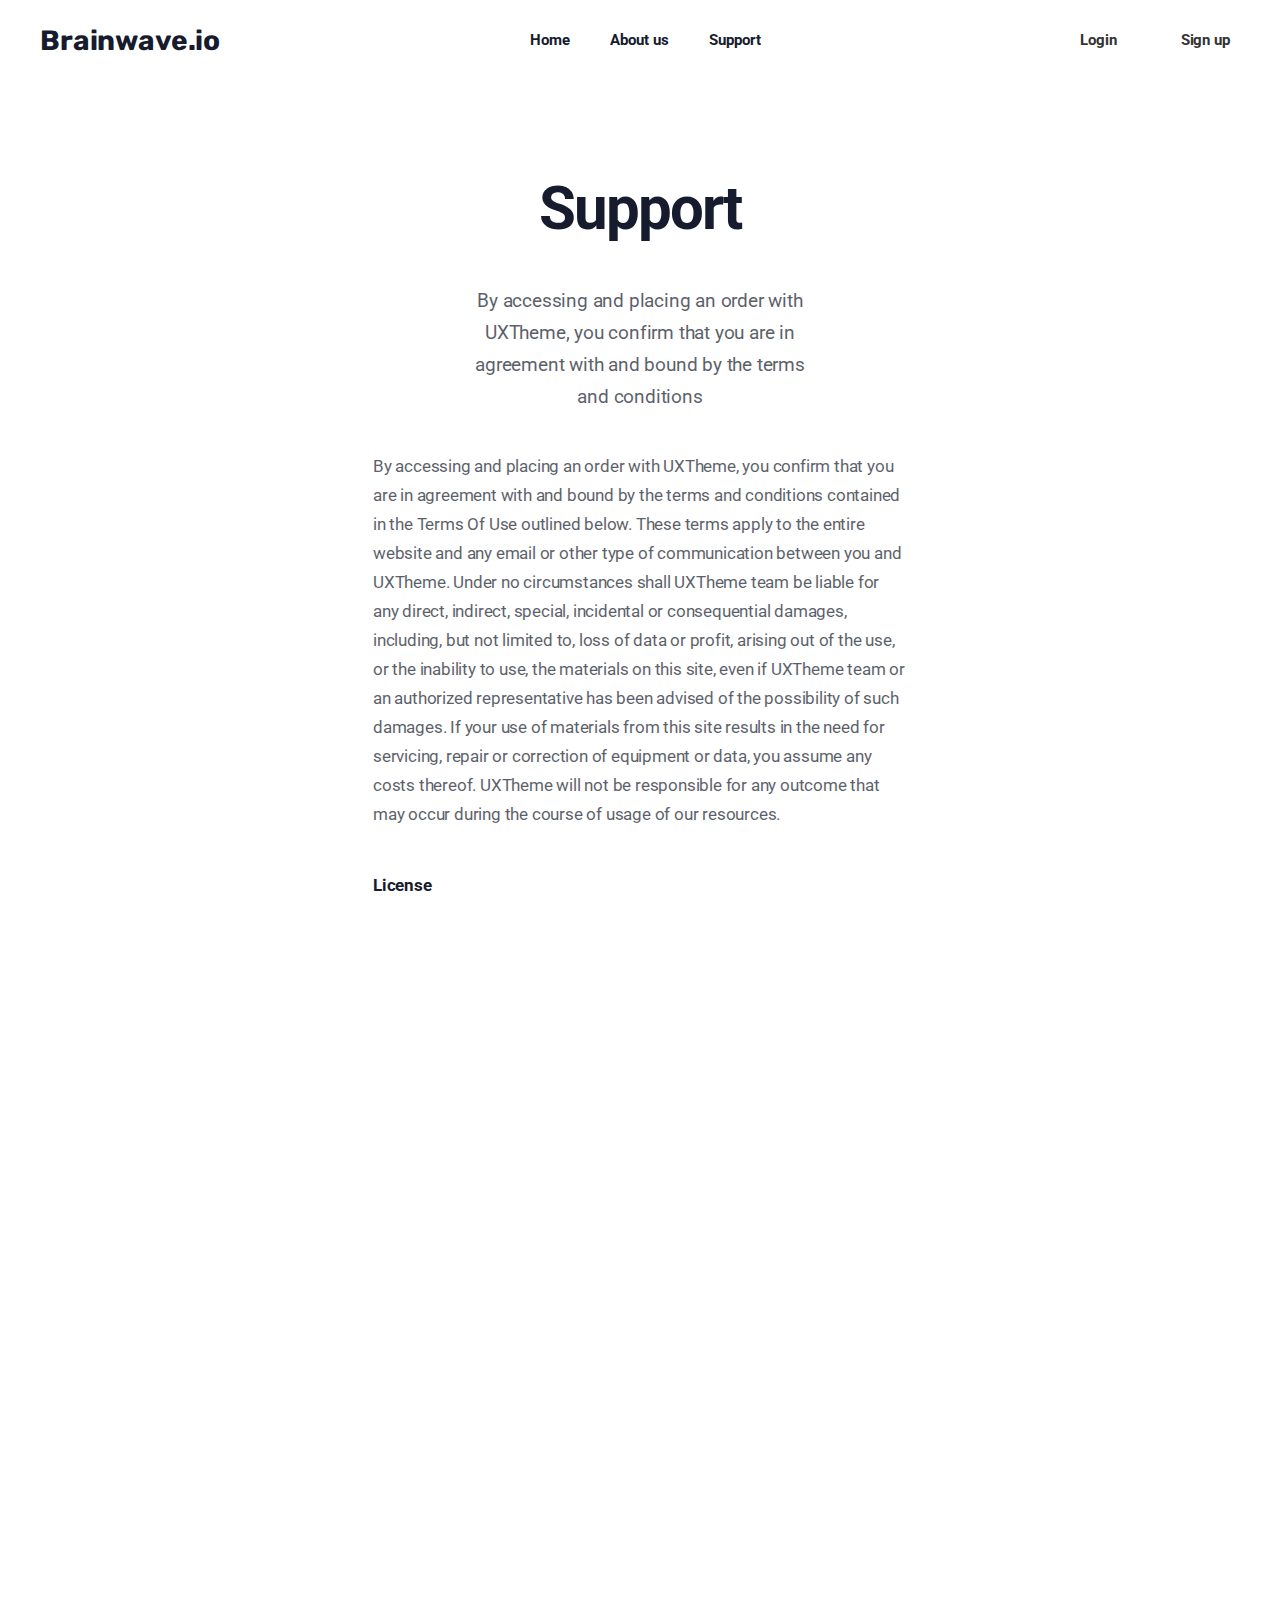
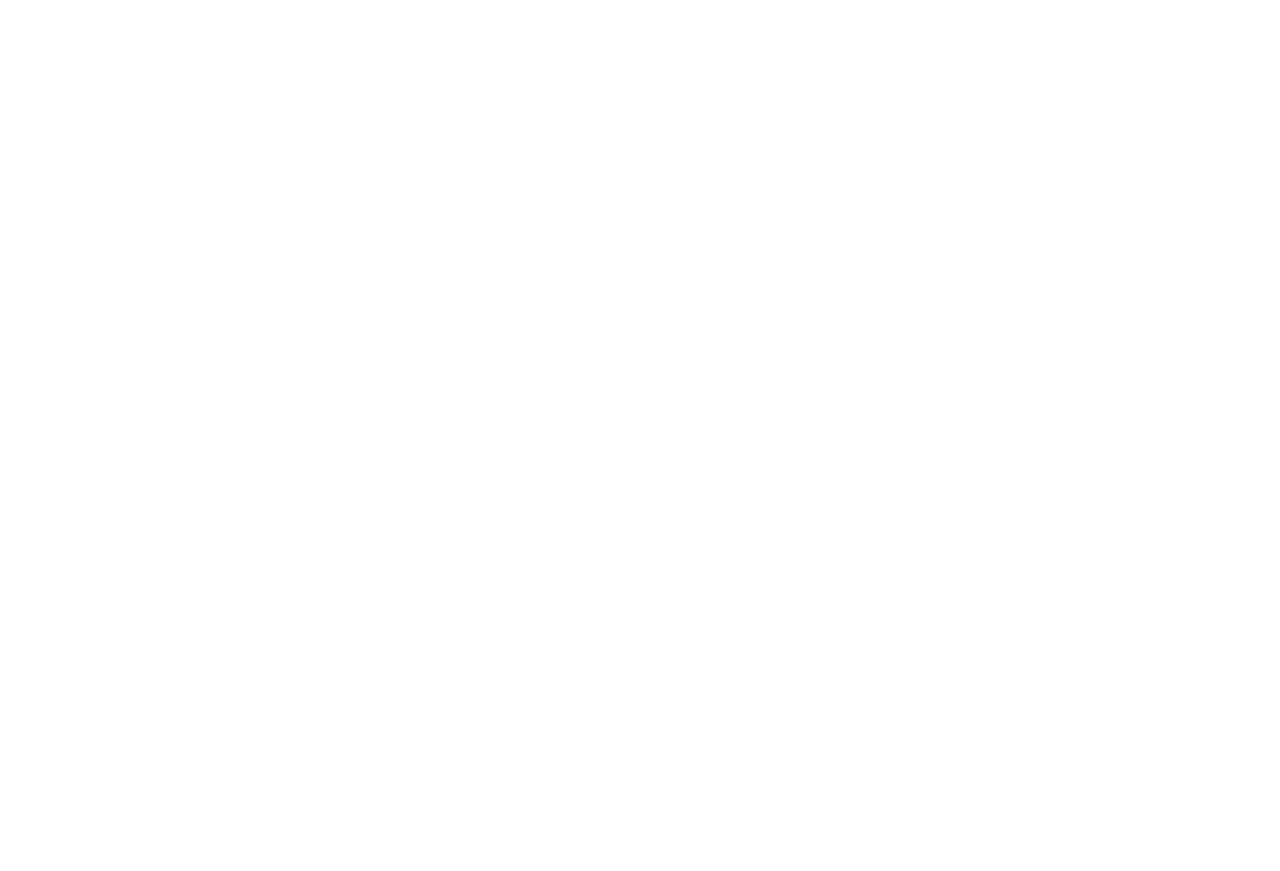
<file: project/pages/support.html>
<!DOCTYPE html>
<html lang="en">
  <head>
    <meta charset="UTF-8" />
    <meta name="viewport" content="width=device-width, initial-scale=1.0" />
    <title>Support</title>

    <!-- fonts -->
    <link
      href="https://fonts.googleapis.com/css2?family=Rubik:ital,wght@0,300..900;1,300..900&display=swap"
      rel="stylesheet" />
    <link
      href="https://fonts.googleapis.com/css2?family=Roboto:ital,wght@0,100..900;1,100..900&display=swap"
      rel="stylesheet" />

    <!-- styles -->
    <link rel="stylesheet" href="/project/assets/styles/global/reset.css" />
    <link rel="stylesheet" href="/project/assets/styles/global/global.css" />
    <link rel="stylesheet" href="/project/assets/styles/global/config.css" />
    <link rel="stylesheet" href="/project/assets/pages/support.css" />
  </head>

  <body class="support-page">
    <!-- HEADER -->
    <header class="headerhome">
      <h1 class="logo_titleh">
        <a href="/project/index.html">Brainwave.io</a>
      </h1>

      <nav class="navbarh">
        <ul class="nav-listh">
          <li class="nav-itemsh">
            <a class="nav-linkh" href="..//../index.html">Home</a>
          </li>
          <li class="nav-itemsh">
            <a class="nav-linkh" href="/project/pages/about-us.html"
              >About us</a
            >
          </li>
          <li class="nav-itemsh">
            <a class="nav-linkh" href="/project/pages/support.html">Support</a>
          </li>
        </ul>
      </nav>

      <div class="btn_containerh">
        <a class="btn-linkh btn_loginh" href="/project/pages/login.html"
          >Login</a
        >
        <a class="btn-linkh btn_loginh" href="/project/pages/sign-up.html"
          >Sign up</a
        >
      </div>
    </header>
    <!-- HEADER END -->

    <!-- MAIN -->
    <div class="support_container">
      <h2 class="support_title">Support</h2>
      <p class="support_text">
        By accessing and placing an order with UXTheme, you confirm that you are
        in agreement with and bound by the terms and conditions
      </p>
    </div>

    <div class="support_main">
      <div class="support_main-item">
        <p class="support_main-text">
          By accessing and placing an order with UXTheme, you confirm that you
          are in agreement with and bound by the terms and conditions contained
          in the Terms Of Use outlined below. These terms apply to the entire
          website and any email or other type of communication between you and
          UXTheme. Under no circumstances shall UXTheme team be liable for any
          direct, indirect, special, incidental or consequential damages,
          including, but not limited to, loss of data or profit, arising out of
          the use, or the inability to use, the materials on this site, even if
          UXTheme team or an authorized representative has been advised of the
          possibility of such damages. If your use of materials from this site
          results in the need for servicing, repair or correction of equipment
          or data, you assume any costs thereof. UXTheme will not be responsible
          for any outcome that may occur during the course of usage of our
          resources.
        </p>
      </div>
      <div>
        <h3 class="support_main-subtitle">License</h3>
        <p class="support_main-text">
          By purchasing or downloading resource (“item” or “file”) you are being
          granted a license to use these files for specific uses under certain
          conditions. Ownership remains with UXTheme, and you are required to
          abide by the following licensing terms.
        </p>
      </div>
      <div>
        <h4 class="support_main-subtitle">Security</h4>
        <ul class="support_main-text1">
          <li>
            You have rights for royalty free use of our resources for any or all
            of your personal.
          </li>
          <li>
            You are not required to attribute or link to UXTheme in any of
            projects.
          </li>
          <li>
            We reserve the rights to change prices and revise the resources
            usage policy in any moment.
          </li>
        </ul>
      </div>

      <div>
        <h4 class="support_main-subtitle">
          Embedded content from other websites
        </h4>
        <p class="support_main-text">
          Articles on this site may include embedded content (e.g. videos,
          images, articles, etc.). Embedded content from other websites behaves
          in the exact same way as if the visitor has visited the other website.
        </p>
        <p class="support_main-text">
          These websites may collect data about you, use cookies, embed
          additional third-party tracking, and monitor your interaction with
          that embedded content, including tracking your interaction with the
          embedded content if you have an account and are logged in to that
          website.
        </p>
      </div>
      <div>
        <h4 class="support_main-subtitle">Changes about terms</h4>
        <p class="support_main-text">
          If we change our terms of use we will post those changes on this page.
          Registered users will be sent an email that outlines changes made to
          the terms of use.
        </p>
      </div>
    </div>
    <!-- MAIN END -->

    <!-- FOOTER START -->
    <footer class="footer">
      <div class="footer_left">
        <div class="footer_content">
          <h2>Brainwave.io</h2>
          <p>
            With lots of unique blocks, you can easily build a page without
            coding. Build your next landing page.
          </p>
        </div>
        <div class="footer_img">
          <a href="https://x.com/thebrainwave1"
            ><img src="/project/assets/icons/twiter.svg" alt="twiter" />
          </a>
          <a href="https://www.facebook.com/charitybrainwave/"
            ><img src="/project/assets/icons/facebook.svg" alt="facebook" />
          </a>
          <a href="https://www.instagram.com/charitybrainwave/"
            ><img src="/project/assets/icons/insta.svg" alt="insta" />
          </a>
          <a href="https://www.linkedin.com/company/brainwave-digital/"
            ><img src="/project/assets/icons/linkedin.svg" alt="linkedin" />
          </a>
        </div>
      </div>

      <div class="footer_connector">
        <div class="footer-column column1">
          <h3 class="ft_title">Company</h3>
          <ul class="footer_list">
            <li>
              <a href="../pages/about-us.html">About us</a>
            </li>
            <li>
              <a href="https://brainwave.org.uk/contact-us/">Contact us</a>
            </li>
            <li><a href="https://brainwavecareers.com/">Careers</a></li>
            <li>
              <a
                href="https://us.amazon.com/stores/author/B0C8GKD9B5?ref_=ast_author_cabib"
                >Press</a
              >
            </li>
          </ul>
        </div>

        <div class="footer-column column2">
          <h3 class="ft_title">Product</h3>
          <ul class="footer_list">
            <li>
              <a
                href="https://www.gehealthcare.com/products/advanced-visualization/all-applications/brainwave?srsltid=AfmBOoreLdd50CoAcMmqJaChifaANxVUm-crJlQOU9BGzSy1XN3FxmRr"
                >Features</a
              >
            </li>
            <li><a href="https://brainwave.org.uk/our-fees/">Pricing</a></li>
            <li>
              <a
                href="https://brainwave.org.uk/reports-publications/brainwave-news-summer-2025/"
                >News</a
              >
            </li>
            <li>
              <a
                href="https://slashdot.org/software/help-desk/for-brainwave-grc/"
                >Help desk</a
              >
            </li>
            <li><a href="/project/pages/support.html">Support</a></li>
          </ul>
        </div>

        <div class="footer-column column3">
          <h3 class="ft_title">Services</h3>
          <ul class="footer_list">
            <li>
              <a href="https://www.brainwavesmarketing.com/"
                >Digital Marketing</a
              >
            </li>
            <li>
              <a href="https://brainwavehq.org/content-creation/"
                >Content Writing</a
              >
            </li>
            <li>
              <a
                href="https://brainwavesindia.com/take-your-business-to-the-next-level-with-seo/"
                >SEO for Business</a
              >
            </li>
            <li><a href="https://dribbble.com/tags/brainwave">UI Design</a></li>
          </ul>
        </div>

        <div class="footer-column column4">
          <h3 class="ft_title">Legal</h3>
          <ul class="footer_list">
            <li>
              <a href="https://brainwave.org.uk/privacy-policy/"
                >Privacy Policy</a
              >
            </li>
            <li>
              <a href="https://brainwavescience.com/terms-conditions/"
                >Terms & Conditions</a
              >
            </li>
            <li>
              <a href="https://www.brainwavepc.com/warranty-return-policy"
                >Return Policy</a
              >
            </li>
          </ul>
        </div>
      </div>
    </footer>
    <!-- FOOTER END -->
  </body>
</html>
</file>
<file: project/assets/styles/global/global.css>
h1,
h2,
h3,
h4,
h5,
h6 {
  margin: 0;
  padding: 0;
}
html,
body {
  max-width: 100vw;
  overflow-x: hidden;
}

.wrapper {
  max-width: 1600px;
  margin: 0 auto;
  padding: 0;
}
/* HEADER START */
.headerhome {
  display: flex;
  background-color: #e8f7ec;
  justify-content: space-between;
  align-items: center;
  padding-top: 21px;
}
.logo_titleh {
  margin-left: 240px;
  margin-bottom: 7px;
  color: var(--primary-color);
  font-family: "Rubik", sans-serif;
  font-weight: 700;
  font-size: 28px;
  letter-spacing: -0.16px;
  line-height: 100%;
  animation: glowOnce 2s ease;
}

.logo_titleh a {
  color: var(--primary-color);
  text-decoration: none;
}
@keyframes glowOnce {
  0% {
    text-shadow: 0 0 0px #fb6c49, 0 0 10px #fb6c49, 0 0 15px #fb6c49;
  }
  100% {
    text-shadow: none;
  }
}
.nav-itemsh {
  margin-bottom: 8px;
}
.nav-listh1 {
  padding-left: 0 !important;
  padding-top: 8px !important;
  display: flex;
  gap: 40px;
  font-size: 15px;
  font-family: "Roboto", sans-serif;
  font-weight: 700;
  line-height: 26px;
  letter-spacing: -0.1px;
  text-align: center;
}
.nav-linkh {
  color: var(--primary-color);
  text-decoration: none;
  transition: 0.3s;
}
.nav-linkh:hover {
  color: var(--navbar_link-color);
}
.navbarh {
  display: flex;
}
.btn_containerh {
  margin-right: 240px;
  margin-bottom: 0;
  display: flex;
  gap: 24px;
  align-items: center;
  height: auto;
  padding-bottom: 8px;
}
.btn_loginh {
  font-family: "Roboto", sans-serif;
  font-size: 15px;
  font-weight: 700;
  line-height: 26px;
  letter-spacing: -0.1px;
  text-align: center;
  transition: 0.3s;
  background: none;
  border: none;
  display: inline-flex;
  align-items: center;
  justify-content: center;
  padding: 6px 10px;
}
/* HEADER END */

/* HERO SECTION START */
.hero_text {
  animation: slideIn 1s ease forwards;
}
@keyframes slideIn {
  from {
    opacity: 0;
    transform: translateY(-20px);
  }
  to {
    opacity: 1;
    transform: translateY(0);
  }
}

.subscribe-btn {
  background-color: #fb6c49;
  color: #ffffff;
  border: none;
  border-radius: 8px;
  padding: 16px 24px;
  font-family: "Roboto", sans-serif;
  font-size: 17px;
  font-weight: 500;
  cursor: pointer;
  transition: background-color 0.3s ease;
}
.subscribe-btn:hover {
  background-color: #e0553c;
}

.email-input:focus {
  outline: none;
  border-color: #5b53ff;
  box-shadow: 0 0 5px #5b53ff;
}

.message_img {
  animation: upDown 1s ease-in-out infinite;
}
@keyframes upDown {
  0%,
  100% {
    transform: translateY(0);
  }
  50% {
    transform: translateY(-10px);
  }
}
.hero_img {
  animation: slideInRight 3s ease forwards;
}
@keyframes slideInRight {
  from {
    opacity: 0;
    transform: translateX(50px);
  }
  to {
    opacity: 1;
    transform: translateX(15px);
  }
}
/* HERO SECTION END */

/* FOOTER START */
.footer {
  display: flex;
  background-color: #161c2d;
  height: 496px;
  width: 100%;
}
.footer_left {
  padding: 122px 101px 165px 254px;
}
.footer_content h2 {
  color: #ffffff;
  font-family: "Rubik", sans-serif;
  font-weight: 700;
  font-size: 28px;
  margin-bottom: 36px;
}
.footer_content p {
  color: #d7d8d8;
  font-family: "Roboto", sans-serif;
  font-size: 15px;
  line-height: 26px;
  width: 274px;
  margin-bottom: 44px;
}
.footer_img {
  display: flex;
  gap: 24px;
  transition: transform 0.3s ease;
}
.footer_img img:hover {
  transform: scale(1.3);
}
.footer_connector {
  display: flex;
  gap: 50px;
  padding-top: 122px;
  padding-left: 51px;
}
.footer-column {
  display: flex;
  flex-direction: column;
}
.footer-column.column1 {
  width: 144px;
  height: 206px;
}
.footer-column.column2 {
  width: 125px;
  height: 246px;
}
.footer-column.column3 {
  width: 156px;
  height: 206px;
}
.footer-column.column4 {
  width: 161px;
  height: 166px;
}
.ft_title {
  font-family: "Roboto", sans-serif;
  font-weight: 400;
  font-size: 15px;
  color: #ffffff;
  margin-bottom: 20px;
  line-height: 26px;
  opacity: 0.65;
}
.footer_list {
  list-style: none;
  display: flex;
  flex-direction: column;
}
.footer_list a {
  font-family: "Roboto", sans-serif;
  font-size: 17px;
  font-weight: 400;
  color: #d7d8d8;
  text-decoration: none;
  line-height: 40px;
  text-align: left;
}
.footer_list a:hover {
  color: #fb6c49;
}

.footer_log a {
  text-decoration: none;
  color: #ffffff;
}

img,
.footer_img img {
  max-width: 100%;
  height: auto;
  display: block;
}

/* FOOTER END */
@media (max-width: 1440px) {
  .logo_titleh {
    margin-left: 40px;
  }
  .btn_containerh {
    margin-right: 40px;
  }
  .footer_left {
    padding: 40px 20px 40px 40px;
  }
  .footer_connector {
    gap: 20px;
    padding-left: 10px;
  }
}
</file>
<file: project/assets/styles/global/config.css>
/* COLORS */
:root {
    --primary-color: #161C2D;
    --secondary-color: #FFFFFF;
    --bg_green-color: #68D5851A;
    --blue-color: #473BF0;
    --lightgreen-color: #68D585;
    --red-color: #F64B4B;
    --bg_lightgrey-color: #F4F7FA;
    --navbar_link-color: #FB6D45;


/* FONTS */

/* rubik */
--rubik: "Rubik", sans-serif;
--rubik-700: 700;

/* roboto */
--roboto: "Roboto", sans-serif;
--roboto-700: 700;
--roboto-400: 400;

}
</file>
<file: project/assets/pages/home.css>
/* HERO */
.hero_container {
  display: flex;
  background-color: #e8f7ec;
  background-image: url("../images/naxis.svg");
  background-repeat: no-repeat;
  background-position: center bottom;
  background-size: 100% auto;
  min-height: 700px;
}
.hero_text {
  padding: 175px 0 130px 354px;
  width: 45%;
}
.hero_text h1 {
  color: var(--primary-color);
  font-family: var(--roboto);
  font-weight: var(--roboto-700);
  font-size: 60px;
  line-height: 85px;
  letter-spacing: -2px;
  padding-bottom: 21px;
}
.hero_text p {
  color: var(--primary-color);
  font-family: var(--roboto);
  font-weight: var(--roboto-400);
  font-size: 19px;
  line-height: 32px;
  letter-spacing: -0.2px;
}

.hero_img {
  padding: 56px 180px 0 173px;
}
/* HERO END */

/* SECOND PART STAR */
.second_text {
  color: var(--primary-color);
  font-family: var(--roboto);
}
.second_text h2 {
  padding: 114px 165px 22px 165px;
  font-weight: var(--roboto-700);
  font-size: 36px;
  line-height: 48px;
  letter-spacing: -1.2px;
  text-align: center;
}
.second_text p {
  padding: 0 456px 44px 458px;
  font-weight: var(--roboto-400);
  font-size: 19px;
  line-height: 32px;
  letter-spacing: -0.2px;
  text-align: center;
}
.logo_top {
  display: flex;
  justify-content: center;
  align-items: center;
  padding: 0 416px 43px 416px;
  gap: 78px;
}
.logo_bottom {
  padding-bottom: 125px;
  display: flex;
  justify-content: center;
  align-items: center;
  gap: 84px;
}
/* SECOND PARTEND */

/* THIRD PART START */
.third {
  background-color: var(--primary-color);
  color: var(--secondary-color);
}

.third_text {
  font-family: var(--roboto);
  color: var(--secondary-color);
  padding: 132px 920px 65px 251px;
}
.third_text h2 {
  font-weight: var(--roboto-700);
  font-size: 36px;
  line-height: 48px;
  letter-spacing: -1.2px;
}
.third_text p {
  font-weight: var(--roboto-400);
  font-size: 19px;
  line-height: 32px;
  letter-spacing: -0.2px;
  opacity: 65%;
}
/* THIRD PART END */

/* CARD */
.cardthird_connector {
  padding: 0 239px 144px 251px;
}
.cardthird_top {
  display: flex;
  gap: 30px;
  padding-bottom: 39px;
}
.cardthird_bottom {
  display: flex;
  gap: 30px;
}
.cardthird-body {
  background-color: var(--secondary-color);
  width: 359px;
  height: 117px;
  border-radius: 10px;
  box-shadow: 0px 34px 33px -23px rgba(22, 28, 45, 0.1265);
  transition: transform 0.3s ease-in-out, box-shadow 0.3s ease-in-out;
}
.cardthird-title {
  padding: 26px 0 5px 32px;
  color: var(--primary-color);
  font-family: var(--roboto);
  font-weight: var(--roboto-700);
  font-size: 21px;
  line-height: 32px;
  letter-spacing: -0.5px;
  text-align: left;
}
.cardthird-title:hover {
  color: var(--secondary-color);
  transition: 0.3s;
}
.cardthird-text {
  padding: 0 135px 28px 32px;
  color: var(--primary-color);
  font-family: var(--roboto);
  font-weight: var(--roboto-400);
  font-size: 15px;
  line-height: 26px;
  letter-spacing: -0.1px;
  text-align: left;
}
.cardthird-text:hover {
  color: var(--secondary-color);
  transition: 0.3s;
}
.cardthird-body:hover {
  transform: translateY(-5px);
  box-shadow: 0px 10px 20px rgba(0, 0, 0, 0.15),
    0px 34px 33px -23px rgba(22, 28, 45, 0.1295);
  background-color: var(--blue-color);
  color: var(--secondary-color);
  transition: 0.3s;
}
/* CARD END */

/* JOPS PART START */
.jops {
  padding: 113px 0 116px 0;
  border-bottom: 1 px solid #e7e9ed;
}
.jops_text1 {
  color: var(--primary-color);
  padding: 0 500px;
}
.jops_text1 h2 {
  font-family: var(--roboto);
  font-weight: var(--roboto-700);
  font-size: 36px;
  line-height: 48px;
  letter-spacing: -1.2px;
  text-align: center;
}

.jops_text1 p {
  padding-bottom: 80px;
  font-family: var(--roboto);
  font-weight: var(--roboto-400);
  font-size: 19px;
  line-height: 32px;
  letter-spacing: -0.2px;
  text-align: center;
  opacity: 70%;
}

.jops_leftis {
  display: flex;
  position: relative;
  top: 0;
  animation: floatAnimation 4s ease-in-out infinite;
}
@keyframes floatAnimation {
  0% {
    transform: translateY(0);
  }

  50% {
    transform: translateY(-20px);
  }

  100% {
    transform: translateY(0);
  }
}
.jops_img {
  position: relative;
  width: 100%;
  height: auto;
  z-index: 1;
}

.green_img {
  position: absolute;
  top: 11%;
  right: 0;
}
.jops_bottomc {
  display: flex;
  padding-left: 169px;
  justify-content: center;
  align-items: center;
  flex-wrap: wrap;
  gap: 69px;
}
.notification {
  position: absolute;
  z-index: 2;
  bottom: 167px;
  left: 0;
  background: var(--primary-color);
  color: var(--secondary-color);
  padding: 15px 20px;
  border-radius: 12px;
  display: flex;
  align-items: center;
  gap: 15px;
}
.notification-icon {
  display: flex;
  align-items: center;
  justify-content: center;
}
.noti_img {
  position: absolute;
  top: 40%;
  left: 9.5%;
}
.notification-title {
  font-family: var(--roboto);
  font-weight: var(--roboto-400);
  font-size: 15px;
  line-height: 26px;
  letter-spacing: -0.1px;
  opacity: 70%;
}
.notification-tex {
  font-family: var(--roboto);
  font-weight: var(--roboto-700);
  font-size: 17px;
  line-height: 29px;
  letter-spacing: -0.2px;
}

.jops_text2s {
  display: flex;
  gap: 22px;
}

.jops_consc h2 {
  color: var(--primary-color);
  font-family: var(--roboto);
  font-weight: var(--roboto-700);
  font-size: 21px;
  line-height: 32px;
  letter-spacing: -0.5px;
}

.jops_consc p {
  width: 65%;
  color: var(--primary-color);
  font-family: var(--roboto);
  font-weight: var(--roboto-400);
  font-size: 17px;
  line-height: 29px;
  letter-spacing: -0.2px;
  opacity: 70%;
  margin-bottom: 50px;
}

.jops_iconsn {
  width: 43px;
  height: 43px;
  font-family: var(--roboto);
  font-weight: var(--roboto-700);
  font-size: 17px;
  border-radius: 50%;
  line-height: 29px;
  letter-spacing: -0.2px;
  display: flex;
  justify-content: center;
  align-items: center;
  color: var(--secondary-color);
  background-color: var(--blue-color);
}
.section-divider {
  border-bottom: 1px solid #e7e9ed;
  /* width: 1601px; */
  width: 100%;
  height: 1px;
  border: 1px;
}
/* JOPS PART END */

/* FEATURED START */

.featured_top_connector {
  display: flex;
  justify-content: space-around;
}
.featured_top {
  color: var(--primary-color);
  font-family: var(--roboto);
}
.featured_top_ox {
  padding-top: 192px;
}
.featured_top h2 {
  padding-top: 107px;
  font-family: var(--roboto);
  font-weight: var(--roboto-700);
  font-size: 36px;
  line-height: 48px;
  letter-spacing: -1.2px;
}
.featured_top h2 {
  font-family: var(--roboto);
  font-weight: var(--roboto-700);
  font-size: 36px;
  line-height: 48px;
  letter-spacing: -1.2px;
}
.featured_top p {
  width: 60%;
  font-weight: var(--roboto-400);
  font-size: 19px;
  line-height: 32px;
  letter-spacing: -0.2px;
  opacity: 70%;
}
.featured_bottom_connector {
  background-image: url("../images/dalqa.svg");
  /* background-position: 50% bottom;  */
  background-position: center bottom;
  background-repeat: no-repeat;
  background-size: 100% auto;
  /* padding-bottom: 250px; */
  display: flex;
  padding-bottom: 144px;
  justify-content: center;
  align-items: center;
  padding-top: 68px;
  gap: 30px;
}
.featured_card {
  background-color: var(--secondary-color);
  width: 255px;
  height: 279px;
  border-radius: 10px;
  border: 1px solid #e7e9ed;
  transition: transform 0.3s ease-in-out, box-shadow 0.3s ease-in-out;
}
.featured_card:hover {
  transform: translateY(-5px);
  box-shadow: 0px 10px 20px rgba(0, 0, 0, 0.15),
    0px 34px 33px -23px rgba(22, 28, 45, 0.1295);
}
.featured_card h6 {
  padding: 29px 0 9px 34px;
  font-family: var(--roboto);
  font-weight: var(--roboto-700);
  font-size: 13px;
  line-height: 100%;
  letter-spacing: 1.63px;
  text-transform: uppercase;
}
.green_title {
  color: var(--lightgreen-color);
}
.darkblue_title {
  color: var(--blue-color);
}
.red_title {
  color: var(--red-color);
}
.featured_card h3 {
  padding-left: 32px;
  color: var(--primary-color);
  font-family: var(--roboto);
  font-weight: var(--roboto-700);
  font-size: 21px;
  line-height: 32px;
  letter-spacing: -0.5px;
}
.featured_card p {
  color: var(--primary-color);
  font-family: var(--roboto);
  font-weight: var(--roboto-400);
  font-size: 15px;
  line-height: 26px;
  letter-spacing: -0.1px;
}
.featured_card_middle {
  padding: 0 0 31px 32px;
  opacity: 70%;
}

.featured_content p {
  color: var(--primary-color);
  font-family: var(--roboto);
  font-weight: var(--roboto-700);
  font-size: 19px;
  line-height: 32px;
  letter-spacing: -0.2px;
}
.featured_content {
  padding-left: 32px;
  display: flex;
  gap: 10px;
}
.fc_con {
  padding-top: 30px;
}
.c_img {
  padding-bottom: 40px;
}
/* FEATURED END */

/* NEWSPEOPLE START */
.newspeople {
  padding-bottom: 144px;
  background-color: var(--bg_lightgrey-color);
}
.newspeople_top {
  color: var(--primary-color);
}
.newspeople_top h2 {
  padding-top: 97px;
  font-family: var(--roboto);
  font-weight: var(--roboto-700);
  font-size: 36px;
  line-height: 48px;
  letter-spacing: -1.2px;
  text-align: center;
}
.newspeople_top p {
  padding: 9px 549px 58px 549px;
  font-family: var(--roboto);
  font-weight: var(--roboto-400);
  font-size: 19px;
  line-height: 32px;
  letter-spacing: -0.2px;
  text-align: center;
  opacity: 70%;
}
.card-title {
  color: var(--primary-color);
  font-family: var(--roboto);
  font-weight: var(--roboto-400);
  font-size: 15px;
  line-height: 26px;
  letter-spacing: -0.1px;
  opacity: 70%;
}
.card-text {
  color: var(--primary-color);
  font-family: var(--roboto);
  font-weight: var(--roboto-700);
  font-size: 21px;
  line-height: 32px;
  letter-spacing: -0.5px;
}
.card-basliq {
  display: flex;
  justify-content: center;
  align-items: stretch;
  gap: 31px;
}
.c-text {
  padding-bottom: 20px;
}
.card {
  transition: transform 0.3s ease-in-out, box-shadow 0.3s ease-in-out;
}
.card:hover {
  transform: translateY(-5px);
  box-shadow: 0px 10px 20px rgba(0, 0, 0, 0.15),
    0px 34px 33px -23px rgba(22, 28, 45, 0.1295);
}
/* NEWSPEOPLE END */

/* MESSAGE START */

.message_img {
  display: flex;
  justify-content: center;
  align-items: center;
  padding-top: 120px;
}
.message_top h3 {
  padding: 40px 0 0 12px;
  color: var(--primary-color);
  font-family: var(--roboto);
  font-weight: var(--roboto-700);
  font-size: 36px;
  line-height: 48px;
  letter-spacing: -1.2px;
  text-align: center;
}
.message_top p {
  padding: 0 549px 24px 549px;
  font-family: var(--roboto);
  font-weight: var(--roboto-400);
  font-size: 19px;
  line-height: 32px;
  letter-spacing: -0.2px;
  text-align: center;
  opacity: 70%;
}
.email_middle {
  display: flex;
  justify-content: center;
  align-items: center;
}
.email_qutu {
  position: relative;
  width: 420px;
  display: flex;
  justify-content: center;
  align-items: center;
  border-radius: 8px;
  border: 1px solid #e7e9ed;
}
.email-input {
  color: var(--primary-color);
  font-family: var(--roboto);
  font-weight: var(--roboto-400);
  padding: 22px 202px 24px 19px;
  border: 1px solid #e0e0e0;
  border-radius: 8px;
  font-size: 15px;
  line-height: 100%;
  letter-spacing: -0.18px;
  width: 100%;
  transition: 0.3s;
  background: white;
}

.subscribe-btn {
  position: absolute;
  right: 4px;
  top: 50%;
  transform: translateY(-50%);
  padding: 10px 28px;
  background: #5b52ff;
  color: var(--secondary-color);
  border-radius: 6px;
  font-size: 17px;
  font-family: var(--roboto);
  font-weight: var(--roboto-700);
  line-height: -0.8px;
  text-align: center;
  cursor: pointer;
}

.message_bottom {
  padding: 25px 617px 104px 618px;
  color: var(--primary-color);
  font-family: var(--roboto);
  font-weight: var(--roboto-400);
  font-size: 15px;
  line-height: 28px;
  letter-spacing: -0.1px;
  text-align: center;
  opacity: 70%;
}

@media screen and (min-width: 1299px) and (max-width: 1599px) {
  .footer_left {
    padding: 122px 50px 165px 200px;
  }
  .footer_connector {
    margin: 0 150px 0 100px;
    gap: 30px;
    padding: 0;
  }
}
/* MESSAGE END */
</file>
<file: project/assets/pages/about-us.css>
*,
*::before,
*::after {
  margin: 0;
  padding: 0;
  box-sizing: border-box;
}
.container {
  max-width: 1500px;
  width: 100%;
  height: 33px;
  display: flex;
  align-items: center;
  padding: 32px 70px 0px 70px;
}
/* HEADER */
.header {
  width: 100%;
  height: 60px;
  display: flex;
  justify-content: space-between;
  align-items: center;
  padding: 21px 120px 0px 120px;
}
.logo_title {
  color: #161c2d;
  font-family: "Rubik", sans-serif;
  font-weight: 700;
  font-size: 28px;
  letter-spacing: -0.16px;
  line-height: 100%;
  animation: glowOnce 2s ease;
}
@keyframes glowOnce {
  0% {
    text-shadow: 0 0 0px #fb6c49, 0 0 10px #fb6c49, 0 0 15px #fb6c49;
  }
  100% {
    text-shadow: none;
  }
}

.nav-list {
  display: flex;
  color: #161c2d;
  gap: 40px;
  list-style: none;
  margin-right: 48px !important;
  padding-top: 10px;
}
.nav-link {
  text-decoration: none;
  color: #161c2d;
  list-style-type: none;
  font-size: 15px;
  font-family: "Roboto", sans-serif;
  font-weight: 700;
  line-height: 26px;
  letter-spacing: -0.1px;
  text-align: center;
}

.nav-link:hover {
  color: #fb6c49;
}
.navbar {
  display: flex;
  align-items: center;
}
.btn_container {
  width: 131px;
  height: 25px;
  display: flex;
  justify-content: space-between;
  align-items: center;
  align-content: center;
  border: none;
  padding-bottom: 20px;
}
.btn_login {
  font-family: "Roboto", sans-serif;
  font-weight: 700;
  font-size: 15px;
  line-height: 26px;
  letter-spacing: -0.1px;
  text-align: right;
  transition: 0.3s;
  background: none;
  border: none;
}
.btn_login:hover {
  color: #fb6c49;
}
.btn_loginh,
.btn-linkh {
  text-decoration: none;
  border: none;
  border-bottom: none;
  box-shadow: none;
}
a.btn_loginh,
a.btn-linkh,
a.btn-linkh.btn_loginh {
  text-decoration: none !important;
}
/* HEADER END */

/* ABOUT US Container */
.about_us_container {
  display: flex;
  flex-direction: column;
  justify-content: center;
  align-items: center;
  padding-top: 109px;
}
.about_us_title {
  font-family: "Roboto", sans-serif;
  font-weight: 700;
  font-size: 60px;
  line-height: 65px;
  letter-spacing: -2px;
  color: #161c2d;
  padding-bottom: 44px;
  animation: slideIn 1s ease forwards;
}
@keyframes slideIn {
  from {
    opacity: 0;
    transform: translateY(-20px);
  }
  to {
    opacity: 1;
    transform: translateY(0);
  }
}
.about_us_text {
  font-family: "Roboto", sans-serif;
  font-weight: 400;
  font-size: 19px;
  line-height: 32px;
  letter-spacing: -0.15px;
  color: #161c2d;
  text-align: center;
  opacity: 0.7;
  padding-bottom: 58px;
  width: 600px;
  height: 93px;
  animation: spacing 1.5s ease forwards;
}
@keyframes spacing {
  from {
    letter-spacing: 0.15px;
  }
  to {
    letter-spacing: -0.2px;
  }
}

.about_us_image {
  width: 1110px;
  height: 523px;
  animation: upDown 3s ease-in-out infinite;
}
@keyframes upDown {
  0%,
  100% {
    transform: translateY(0px);
  }
  50% {
    transform: translateY(-4px);
  }
}

.main2 {
  display: flex;
  justify-content: space-between;
  align-items: flex-start;
  margin: 141px 314px 0px 245px;
  gap: 121px;
}

.main2_title {
  font-family: "Roboto", sans-serif;
  font-weight: 700;
  font-size: 48px;
  line-height: 58px;
  letter-spacing: -1.8px;
  color: #161c2d;
  width: 451px;
  height: 174px;
}
.mainp2_text {
  font-family: "Roboto", sans-serif;
  font-weight: 400;
  font-size: 19px;
  line-height: 32px;
  letter-spacing: -0.2px;
  color: #161c2d;
  opacity: 0.7;
  width: 469px;
  height: 294px;
}

.main33 {
  width: 100%;
  height: 50px;
  background-color: #f4f7fa;
  display: flex;
  justify-content: center;
  align-items: center;
}

.images4 {
  display: flex;
  justify-content: space-between;
  gap: 26px;
  margin-left: 254px;
}

.main3 {
  display: flex;
  justify-content: space-between;
  margin-top: 86.5px;
  gap: 95px;
  background-color: #f4f7fa;
}

.main3img {
  display: flex;
  justify-content: center;
  align-items: center;
  padding: 139px 0 138px 254px;
  width: 80%;
  height: auto;
}

.mainp3_text {
  display: flex;
  flex-direction: column;
  justify-content: center;
  align-items: flex-start;
}

.main3_title {
  font-family: "Roboto", sans-serif;
  font-weight: 700;
  font-size: 48px;
  line-height: 58px;
  letter-spacing: -1.8px;
  color: #161c2d;
  width: 382px;
  height: 116px;
  padding-top: 240px;
}
.main3_paragraph {
  font-family: "Roboto", sans-serif;
  font-weight: 400;
  font-size: 19px;
  line-height: 32px;
  letter-spacing: -0.2px;
  color: #161c2d;
  opacity: 0.7;
  margin-right: 281px;
  padding-top: 130px;
}

.finisher {
  width: 100%;
  padding-top: 109px;
}

.main4 {
  width: 100%;
  height: 152px;
  display: flex;
  justify-content: center;
  align-items: center;
  flex-direction: column;
}

.main4_title {
  font-family: "Roboto", sans-serif;
  font-weight: 700;
  font-size: 36px;
  line-height: 44px;
  letter-spacing: -1.36px;
  color: #161c2d;
  padding-bottom: 16px;
}
.main4_paragraph {
  font-family: "Roboto", sans-serif;
  font-weight: 400;
  font-size: 19px;
  line-height: 32px;
  letter-spacing: -0.2px;
  color: #161c2d;
  opacity: 0.7;
  text-align: center;
  margin: 0;
  width: 600px;
  height: 93px;
}

.card1_container {
  display: flex;
  align-items: flex-start;
  gap: 30px;
  justify-content: flex-start;
  padding: 68px 221px 60px 221px;
  flex-wrap: wrap;
}

.card_decorative_circle {
  width: 267px;
  height: 452px;
  display: flex;
  flex-direction: column;
  position: relative;
  gap: 31px;
  overflow: hidden;
  transition: transform 1s ease-in-out;
}
.card_image:hover {
  transform: scale(1.05);
}

.card_info {
  display: flex;
  flex-direction: column;
  gap: 4px;
}

.card_name {
  display: flex;
  flex-direction: column;
}
.card_image {
  width: 267px;
  height: 356px;
}
.card_name {
  font-family: "Roboto", sans-serif;
  font-weight: 700;
  font-size: 20px;
  line-height: 23px;
  letter-spacing: -0.15px;
  color: #161c2d;
}
.card_role {
  font-family: "Roboto", sans-serif;
  font-weight: 400;
  font-size: 16px;
  line-height: 19px;
  letter-spacing: -0.12px;
  color: #161c2d;
  opacity: 0.7;
}
/* ABOUT US Container */

/* FOOTER START */
.footer {
  display: flex;
  background-color: #161c2d;
  height: 496px;
}

.footer_left {
  padding: 122px 101px 165px 254px;
}

.footer_content h2 {
  color: #ffffff;
  font-family: "Rubik", sans-serif;
  font-weight: 700;
  font-size: 28px;
  margin-bottom: 36px;
}

.footer_content p {
  color: #d7d8d8;
  font-family: "Roboto", sans-serif;
  font-size: 15px;
  line-height: 26px;
  width: 274px;
  margin-bottom: 44px;
}

.footer_img {
  display: flex;
  gap: 24px;
  transition: transform 0.3s ease;
}
.footer_img img:hover {
  transform: scale(1.3);
}
.footer_connector {
  display: flex;
  gap: 50px;
  padding-top: 122px;
}
.footer-column {
  display: flex;
  flex-direction: column;
}
.footer-column.column1 {
  width: 144px;
  height: 206px;
}
.footer-column.column2 {
  width: 125px;
  height: 246px;
}
.footer-column.column3 {
  width: 156px;
  height: 206px;
}
.footer-column.column4 {
  width: 161px;
  height: 166px;
}
.ft_title {
  font-family: "Roboto", sans-serif;
  font-weight: 400;
  font-size: 15px;
  color: #ffffff;
  margin-bottom: 20px;
  line-height: 26px;
  opacity: 65%;
}
.footer_list {
  list-style: none;
  display: flex;
  flex-direction: column;
}
.footer_list a {
  font-family: "Roboto", sans-serif;
  font-size: 17px;
  font-weight: 400;
  color: #d7d8d8;
  text-decoration: none;
  line-height: 40px;
  text-align: left;
}
.footer_list a:hover {
  color: #fb6c49;
}
/* FOOTER END */

a {
  text-decoration: none !important;
}

@media screen and (min-width: 1299px) and (max-width: 1599px) {
  .card1_container {
    padding: 68px 100px 60px 160px;
  }
  .main3img {
    padding: 139px 0 138px 250px;
    width: 90%;
  }
  .main3_paragraph {
    margin-right: 150px;
  }
  .main2 {
    margin: 141px 200px 0px 180px;
    gap: 80px;
  }
}
</file>
<file: project/assets/pages/support.css>
*,
*::before,
*::after {
  margin: 0;
  padding: 0;
  box-sizing: border-box;
}

.support-page .headerhome {
  background-color: #fff !important;
}
.support-page .headerhome .nav-listh {
  display: flex;
  gap: 40px;
  list-style: none;
  padding-right: 90px !important;
  margin: 0;
  color: #161c2d;
  margin-left: 40px;
}

/* HEADER END */

.logo_titleh a {
  color: #161c2d !important;
  font-family: "Rubik", sans-serif;
  font-weight: 700;
  font-size: 28px;
  letter-spacing: -0.16px;
  line-height: 100%;
  animation: glowOnce 2s ease;
  text-decoration: none !important;
}
@keyframes glowOnce {
  0% {
    text-shadow: 0 0 0px #fb6c49, 0 0 10px #fb6c49, 0 0 15px #fb6c49;
  }
  100% {
    text-shadow: none;
  }
}

.nav-listh {
  display: flex;
  gap: 40px;
  list-style: none;
  margin: 0 !important;
  padding-left: 90px !important;
  color: #161c2d;
}
.nav-linkh {
  text-decoration: none;
  color: #161c2d;
  font-size: 15px;
  font-family: "Roboto", sans-serif;
  font-weight: 700;
  line-height: 26px;
}

.nav-linkh:hover {
  color: #fb6c49;
}
.navbarh {
  display: flex;
  align-items: center;
}
.btn_containerh {
  display: flex;
  gap: 44px;
  align-items: center;
}
.btn_loginh {
  font-family: "Roboto", sans-serif;
  font-weight: 700;
  font-size: 15px;
  line-height: 26px;
  background: none;
  border: none;
  padding: 6px 10px;
}
/* HEADER END */

/* SUPPORT CONTAINER */
.support_container {
  display: flex;
  flex-direction: column;
  align-items: center;
  padding: 109px 470px 0px 470px;
}

.support_title {
  font-family: "Roboto", sans-serif;
  font-weight: 700;
  font-size: 60px;
  line-height: 65px;
  letter-spacing: -2px;
  color: #161c2d;
  margin-bottom: 44px;
  text-align: center;
  animation: slideIn 1s ease-in-out;
}
@keyframes slideIn {
  from {
    opacity: 0;
    transform: translateY(-20px);
  }
  to {
    opacity: 1;
    transform: translateY(0);
  }
}
.support_text {
  font-family: "Roboto", sans-serif;
  font-weight: 400;
  font-size: 19px;
  line-height: 32px;
  letter-spacing: -0.2px;
  color: #161c2d;
  opacity: 0.7;
  text-align: center;
}

.support_main {
  display: flex;
  flex-direction: column;
  justify-content: left;
  padding: 39px 373px 210px 373px;
  text-align: left !important;
  gap: 42px;
}
.support_main-subtitle {
  font-family: "Roboto", sans-serif;
  font-weight: 700;
  font-size: 17px;
  line-height: 29px;
  letter-spacing: -0.2px;
  color: #161c2d;
  margin-bottom: 18px;
  text-align: left !important;
  animation: slideIn 1s ease-in-out;
}

.support_main-text {
  font-family: "Roboto", sans-serif;
  font-weight: 400;
  font-size: 17px;
  line-height: 29px;
  letter-spacing: -0.2px;
  color: #161c2d;
  opacity: 0.7;
  text-align: left !important;
}

.support_main-text1 {
  font-family: "Roboto", sans-serif;
  font-weight: 400;
  font-size: 17px;
  line-height: 29px;
  letter-spacing: -0.2px;
  color: #161c2d;
  opacity: 0.7;
  margin-top: 8px;
  padding-left: 15px;
  text-align: left !important;
}
/* SUPPORT CONTAINER END */

/* FOOTER START */
.footer {
  display: flex;
  background-color: #161c2d;
  height: 496px;
}

.footer_left {
  padding: 122px 101px 165px 254px;
}

.footer_content h2 {
  color: #ffffff;
  font-family: "Rubik", sans-serif;
  font-weight: 700;
  font-size: 28px;
  margin-bottom: 36px;
}

.footer_content p {
  color: #d7d8d8;
  font-family: "Roboto", sans-serif;
  font-size: 15px;
  line-height: 26px;
  width: 274px;
  margin-bottom: 44px;
}

.footer_img {
  display: flex;
  gap: 24px;
  transition: transform 0.3s ease;
}
.footer_img img:hover {
  transform: scale(1.3);
}

.footer_connector {
  display: flex;
  gap: 50px;
  padding-top: 122px;
}
.footer-column {
  display: flex;
  flex-direction: column;
}
.footer-column.column1 {
  width: 144px;
  height: 206px;
}
.footer-column.column2 {
  width: 125px;
  height: 246px;
}
.footer-column.column3 {
  width: 156px;
  height: 206px;
}
.footer-column.column4 {
  width: 161px;
  height: 166px;
}
.ft_title {
  font-family: "Roboto", sans-serif;
  font-weight: 400;
  font-size: 15px;
  color: #ffffff;
  margin-bottom: 20px;
  line-height: 26px;
  opacity: 0.65; /* fixed from 65% to 0.65 */
}
.footer_list {
  list-style: none;
  display: flex;
  flex-direction: column;
}
.footer_list a {
  font-family: "Roboto", sans-serif;
  font-size: 17px;
  font-weight: 400;
  color: #d7d8d8;
  text-decoration: none;
  line-height: 40px;
}
.footer_list a:hover {
  color: #fb6c49;
}
/* FOOTER END */
@media screen and (min-width: 1299px) and (max-width: 1599px) {
  .footer_left {
    padding: 122px 50px 165px 200px;
  }
  .footer_connector {
    margin: 0 200px 0 50px;
    gap: 30px;
  }
}
</file>
<file: project/assets/pages/login.css>
/* HEADER */

.logo_title {
  font-family: "Rubik", sans-serif;
  font-size: 24px;
  font-weight: 700;
  color: #161c2d;
  letter-spacing: -0.13px;
  padding-top: 24px;
  padding-bottom: 26px;
  text-align: center;
  animation: glowOnce 2s ease;
  text-decoration: none;
}
.logo_title a {
  color: #161c2d !important;
  text-decoration: none !important;
}

@keyframes glowOnce {
  0% {
    text-shadow: 0 0 0px #fb6c49, 0 0 10px #fb6c49, 0 0 15px #fb6c49;
  }
  100% {
    text-shadow: none;
  }
}
/* HEADER END */

/* MAIN START */
.main {
  display: flex;
  flex-direction: column;
  align-items: center;
  background-color: #f5f7fa;
  height: 910px;
}

.section1 {
  padding-top: 125px;
  width: 100%;
  display: flex;
  justify-content: center;
  flex-direction: column;
}

.login-title {
  font-family: "Roboto", sans-serif;
  font-size: 60px;
  font-weight: 700;
  color: #161c2d;
  letter-spacing: -2px;
  text-align: center;
  line-height: 65px;
  animation: slideIn 1s ease-in-out;
}
@keyframes slideIn {
  from {
    opacity: 0;
    transform: translateY(-20px);
  }
  to {
    opacity: 1;
    transform: translateY(0);
  }
}
.login-subtitle {
  font-family: "Roboto", sans-serif;
  font-size: 19px;
  font-weight: 400;
  color: #161c2d;
  letter-spacing: -0.2px;
  text-align: center;
  margin-top: 34px;
  line-height: 32px;
  opacity: 70%;
}

.section2 {
  margin-top: 55px;
  display: flex;
  justify-content: center;
  width: 350px;
  height: 373px;
  background-color: #ffffff;
  border: 1px solid #e7e9ed;
  border-radius: 10px;
  box-shadow: 0px 34px 33px -23px rgba(22, 28, 45, 0.129);
}

/* FORM */

.login-form {
  display: flex;
  flex-direction: column;
  padding-top: 31px;
}

.form-label {
  font-family: "Roboto", sans-serif;
  font-size: 15px;
  font-weight: 700;
  color: #161c2d;
  letter-spacing: -0.1px;
  margin-bottom: 8px;
  line-height: 26px;
}

.form-control {
  width: 299px;
  height: 50px;
  background-color: #ffffff;
  border: 1px solid #c4c4c4;
  border-radius: 8px;
}
.form-control::placeholder {
  font-family: "Roboto", sans-serif;
  font-size: 15px;
  font-weight: 400;
  color: #a1a1a1;
  letter-spacing: -0.1px;
  line-height: 26px;
}
/* FORM END */

/* BUTTONS */
.login-button {
  background-color: #161c2d;
  border: none;
  border-radius: 5px;
  font-family: "Roboto", sans-serif;
  font-size: 17px;
  font-weight: 700;
  color: #ffffff;
  letter-spacing: -0.1px;
  cursor: pointer;
}
.login-button:hover {
  background-color: #0f1420;
}
.forgot-password {
  font-family: "Roboto", sans-serif;
  font-size: 14px;
  font-weight: 400;
  color: #161c2d;
  letter-spacing: -0.1px;
  text-align: center;
  margin-top: 16px;
  line-height: 24px;
  opacity: 70%;
  cursor: pointer;
}

.login-button {
  width: 300px;
  height: 59px;
  border: none;
  border-radius: 8px;
  font-family: "Roboto", sans-serif;
  font-size: 17px !important;
  font-weight: 700;
  line-height: 32px;
  letter-spacing: -0.6px;
  cursor: pointer;
  background-color: #473bf0 !important;
}

.login-button:hover {
  background-color: #2b20a4 !important;
}

.button1 {
  margin-top: 56px;
}
/* BUTTON END */

.signup-link {
  font-family: "Roboto", sans-serif;
  font-size: 17px;
  font-weight: 400;
  color: #050303;
  letter-spacing: -0.2px;
  text-align: center;
  margin-top: 39px;
  line-height: 29px;
  cursor: default;
}

.link-primary {
  font-family: "Roboto", sans-serif;
  font-size: 17px;
  font-weight: 400;
  color: #473bf0;
  letter-spacing: -0.2px;
  cursor: pointer;
  text-decoration: none;
  line-height: 29px;
}

.line {
  width: 100%;
  height: 69px;
  background-color: #ffffff;
}
/* MAIN END */

/* FOOTER START */
.footer {
  display: flex;
  background-color: #161c2d;
  height: 496px;
}

.footer_left {
  padding: 122px 101px 165px 254px;
}

.footer_content h2 {
  color: #ffffff;
  font-family: "Rubik", sans-serif;
  font-weight: 700;
  font-size: 28px;
  margin-bottom: 36px;
}

.footer_content p {
  color: #d7d8d8;
  font-family: "Roboto", sans-serif;
  font-size: 15px;
  line-height: 26px;
  width: 274px;
  margin-bottom: 44px;
}

.footer_img {
  display: flex;
  gap: 24px;
  transition: transform 0.3s ease;
}
.footer_img img:hover {
  transform: scale(1.3);
}
.footer_connector {
  display: flex;
  gap: 50px;
  padding-top: 122px;
}
.footer-column {
  display: flex;
  flex-direction: column;
}
.footer-column.column1 {
  width: 144px;
  height: 206px;
}
.footer-column.column2 {
  width: 125px;
  height: 246px;
}
.footer-column.column3 {
  width: 156px;
  height: 206px;
}
.footer-column.column4 {
  width: 161px;
  height: 166px;
}
.ft_title {
  font-family: "Roboto", sans-serif;
  font-weight: 400;
  font-size: 15px;
  color: #ffffff;
  margin-bottom: 20px;
  line-height: 26px;
  opacity: 0.65;
}
.footer_list {
  list-style: none;
  display: flex;
  flex-direction: column;
}
.footer_list a {
  font-family: "Roboto", sans-serif;
  font-size: 17px;
  font-weight: 400;
  color: #d7d8d8;
  text-decoration: none;
  line-height: 40px;
  text-align: left;
}
.footer_list a:hover {
  color: #fb6c49;
}

ul.footer_list {
  padding: 0;
  margin: 0;
}
.footer_log a {
  text-decoration: none;
  color: #ffffff;
}
/* FOOTER END */
@media screen and (min-width: 1299px) and (max-width: 1599px) {
  .footer_left {
    padding: 122px 50px 165px 200px;
  }
  .footer_connector {
    margin: 0 100px 0 100px;
    gap: 30px;
  }
}
@media (max-width: 1440px) {
  .footer_left {
    padding: 40px 20px 40px 40px;
  }
  .footer_connector {
    gap: 20px;
    padding-top: 40px;
  }
}

/* Email üçün */
input[type="email"] {
  width: 299px;
  height: 50px;
  background-color: #ffffff;
  border: 1px solid #c4c4c4;
  border-radius: 8px;
  font-family: "Roboto", sans-serif;
  font-size: 15px;
  font-weight: 400;
  color: #161c2d;
  letter-spacing: -0.1px;
  line-height: 26px;
}

/* Password üçün */
input[type="password"] {
  width: 299px;
  height: 50px;
  background-color: #ffffff;
  border: 1px solid #c4c4c4;
  border-radius: 8px;
  font-family: "Roboto", sans-serif;
  font-size: 15px;
  font-weight: 400;
  color: #161c2d;
  letter-spacing: -0.1px;
  line-height: 26px;
}

html,
body {
  max-width: 100vw;
  overflow-x: hidden;
}
</file>
<file: project/assets/pages/sign-up.css>
/* HEADER */
.logo_title {
  font-family: "Rubik", sans-serif;
  font-size: 24px;
  font-weight: 700;
  color: #161c2d;
  letter-spacing: -0.13px;
  padding-top: 24px;
  padding-bottom: 26px;
  text-align: center;
  animation: glowOnce 2s ease;
}
.logo_title a {
  color: #161c2d !important;
  text-decoration: none !important;
}

@keyframes glowOnce {
  0% {
    text-shadow: 0 0 0px #fb6c49, 0 0 10px #fb6c49, 0 0 15px #fb6c49;
  }
  100% {
    text-shadow: none;
  }
}
/* HEADER END */

/* MAIN START*/
.main {
  display: flex;
  flex-direction: column;
  align-items: center;
  background-color: #f5f7fa;
  height: 1104px;
}

.section1 {
  padding-top: 125px;
  width: 100%;
  display: flex;
  justify-content: center;
  flex-direction: column;
}

.login-title {
  font-family: "Roboto", sans-serif;
  font-size: 60px;
  font-weight: 700;
  color: #161c2d;
  letter-spacing: -2px;
  text-align: center;
  line-height: 65px;
  animation: slideIn 1s ease-in-out;
}

@keyframes slideIn {
  from {
    opacity: 0;
    transform: translateY(-20px);
  }
  to {
    opacity: 1;
    transform: translateY(0);
  }
}
.login-subtitle {
  font-family: "Roboto", sans-serif;
  font-size: 19px;
  font-weight: 400;
  color: #161c2d;
  letter-spacing: -0.2px;
  text-align: center;
  margin-top: 34px;
  line-height: 32px;
  opacity: 70%;
}

.section2 {
  margin-top: 55px;
  display: flex;
  justify-content: center;
  width: 350px;
  height: 581px;
  background-color: #ffffff;
  border: 1px solid #e7e9ed;
  border-radius: 10px;
  box-shadow: 0px 34px 33px -23px rgba(22, 28, 45, 0.129);
}

.login-form {
  display: flex;
  flex-direction: column;
  padding-top: 31px;
}

.form-label {
  font-family: "Roboto", sans-serif;
  font-size: 15px;
  font-weight: 700;
  color: #161c2d;
  letter-spacing: -0.1px;
  margin-bottom: 8px;
  line-height: 26px;
}

.form-control {
  width: 299px;
  height: 50px;
  background-color: #ffffff;
  border: 1px solid #c4c4c4;
  border-radius: 8px;
}
.form-control::placeholder {
  font-family: "Roboto", sans-serif;
  font-size: 15px;
  font-weight: 400;
  color: #a1a1a1;
  letter-spacing: -0.1px;
  line-height: 26px;
}
.login-button {
  background-color: #161c2d;
  border: none;
  border-radius: 5px;
  font-family: "Roboto", sans-serif;
  font-size: 17px;
  font-weight: 700;
  color: #ffffff;
  letter-spacing: -0.1px;
  cursor: pointer;
}
.login-button:hover {
  background-color: #0f1420;
}
.forgot-password {
  font-family: "Roboto", sans-serif;
  font-size: 14px;
  font-weight: 400;
  color: #161c2d;
  letter-spacing: -0.1px;
  text-align: center;
  margin-top: 16px;
  line-height: 24px;
  opacity: 70%;
  cursor: pointer;
}

.login-button {
  width: 300px;
  height: 59px;
  border: none;
  border-radius: 8px;
  font-family: "Roboto", sans-serif;
  font-size: 17px !important;
  font-weight: 700;
  line-height: 32px;
  letter-spacing: -0.6px;
  cursor: pointer;
  background-color: #473bf0 !important;
}

.login-button:hover {
  background-color: #2b20a4 !important;
}

.button1 {
  margin-top: 56px;
}

.signup-link {
  font-family: "Roboto", sans-serif;
  font-size: 17px;
  font-weight: 400;
  color: #050303;
  letter-spacing: -0.2px;
  text-align: center;
  margin-top: 39px;
  line-height: 29px;
  cursor: default;
}

.link-primary {
  font-family: "Roboto", sans-serif;
  font-size: 17px;
  font-weight: 400;
  color: #473bf0;
  letter-spacing: -0.2px;
  cursor: pointer;
  text-decoration: none;
  line-height: 29px;
}

.line {
  width: 100%;
  height: 69px;
  background-color: #ffffff;
}
/* MAIN END */

/* FOOTER START */
.footer {
  display: flex;
  background-color: #161c2d;
  height: 496px;
}

.footer_left {
  padding: 122px 101px 165px 254px;
}
.brainwave1 a {
  color: #ffffff !important;
  text-decoration: none !important;
}

.footer_content h2 {
  color: #ffffff;
  font-family: "Rubik", sans-serif;
  font-weight: 700;
  font-size: 28px;
  margin-bottom: 36px;
}

.footer_content p {
  color: #d7d8d8;
  font-family: "Roboto", sans-serif;
  font-size: 15px;
  line-height: 26px;
  width: 274px;
  margin-bottom: 44px;
}

.footer_img {
  display: flex;
  gap: 24px;
  transition: transform 0.3s ease;
}
.footer_img img:hover {
  transform: scale(1.3);
}
.footer_connector {
  display: flex;
  gap: 50px;
  padding-top: 122px;
}
.footer-column {
  display: flex;
  flex-direction: column;
}
.footer-column.column1 {
  width: 144px;
  height: 206px;
}
.footer-column.column2 {
  width: 125px;
  height: 246px;
}
.footer-column.column3 {
  width: 156px;
  height: 206px;
}
.footer-column.column4 {
  width: 161px;
  height: 166px;
}
.ft_title {
  font-family: "Roboto", sans-serif;
  font-weight: 400;
  font-size: 15px;
  color: #ffffff;
  margin-bottom: 20px;
  line-height: 26px;
  opacity: 65%;
}
.footer_list {
  list-style: none;
  display: flex;
  flex-direction: column;
}
.footer_list a {
  font-family: "Roboto", sans-serif;
  font-size: 17px;
  font-weight: 400;
  color: #d7d8d8;
  text-decoration: none;
  line-height: 40px;
  text-align: left;
}
.footer_list a:hover {
  color: #fb6c49;
}

ul.footer_list {
  padding: 0;
  margin: 0;
}
/* FOOTER END */
@media screen and (min-width: 1299px) and (max-width: 1599px) {
  .footer_left {
    padding: 122px 50px 165px 200px;
  }
  .footer_connector {
    margin: 0 100px 0 100px;
    gap: 30px;
  }
} /* FOOTER END */
</file>
